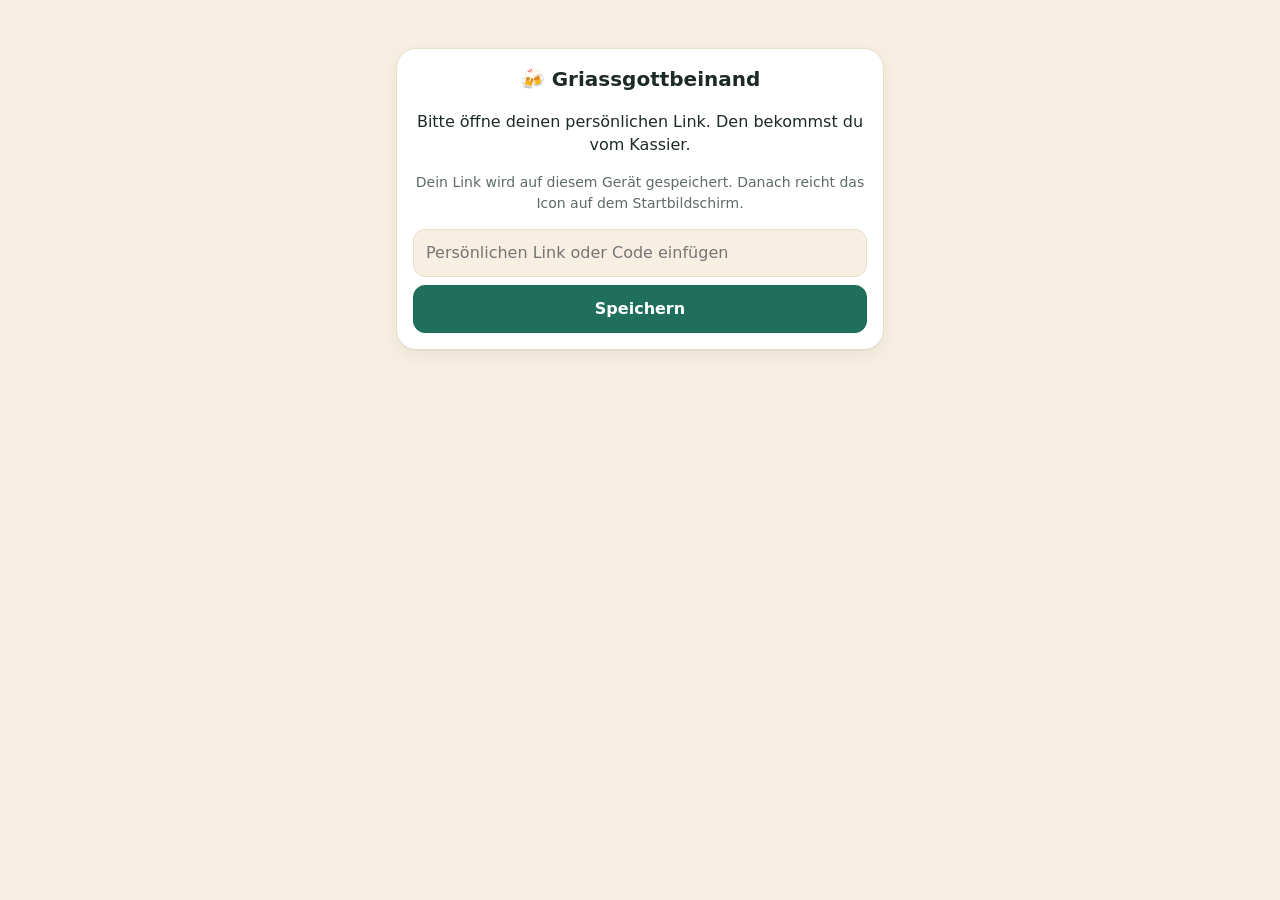
<file: index.html>
<!doctype html>
<html lang="de">
<head>
  <meta charset="utf-8">
  <meta name="viewport" content="width=device-width, initial-scale=1, viewport-fit=cover">
  <meta name="referrer" content="no-referrer">
  <meta name="robots" content="noindex, nofollow">
  <meta name="theme-color" content="#1f6f5c">
  <title>Griassgottbeinand</title>
  <link rel="manifest" href="manifest.webmanifest">
  <link rel="icon" href="icons/icon.svg" type="image/svg+xml">
  <link rel="apple-touch-icon" href="icons/apple-touch-icon.png">
  <meta name="apple-mobile-web-app-capable" content="yes">
  <meta name="mobile-web-app-capable" content="yes">
  <meta name="apple-mobile-web-app-title" content="Stammtisch">
  <link rel="stylesheet" href="styles.css">
</head>
<body>
  <main id="app" aria-live="polite">
    <p class="muted center pad">Lade ...</p>
  </main>
  <div id="toast" role="status" aria-live="assertive"></div>
  <script src="config.js"></script>
  <script src="common.js"></script>
  <script src="charts.js"></script>
  <script src="vorsitz.js"></script>
  <script src="paypal.js"></script>
  <script src="admin.js"></script>
  <script src="trend.js"></script>
  <script src="deckel.js"></script>
  <script src="trip.js"></script>
  <script src="satzung.js"></script>
  <script src="motions.js"></script>
  <script src="weather.js"></script>
  <script src="app.js"></script>
</body>
</html>
</file>
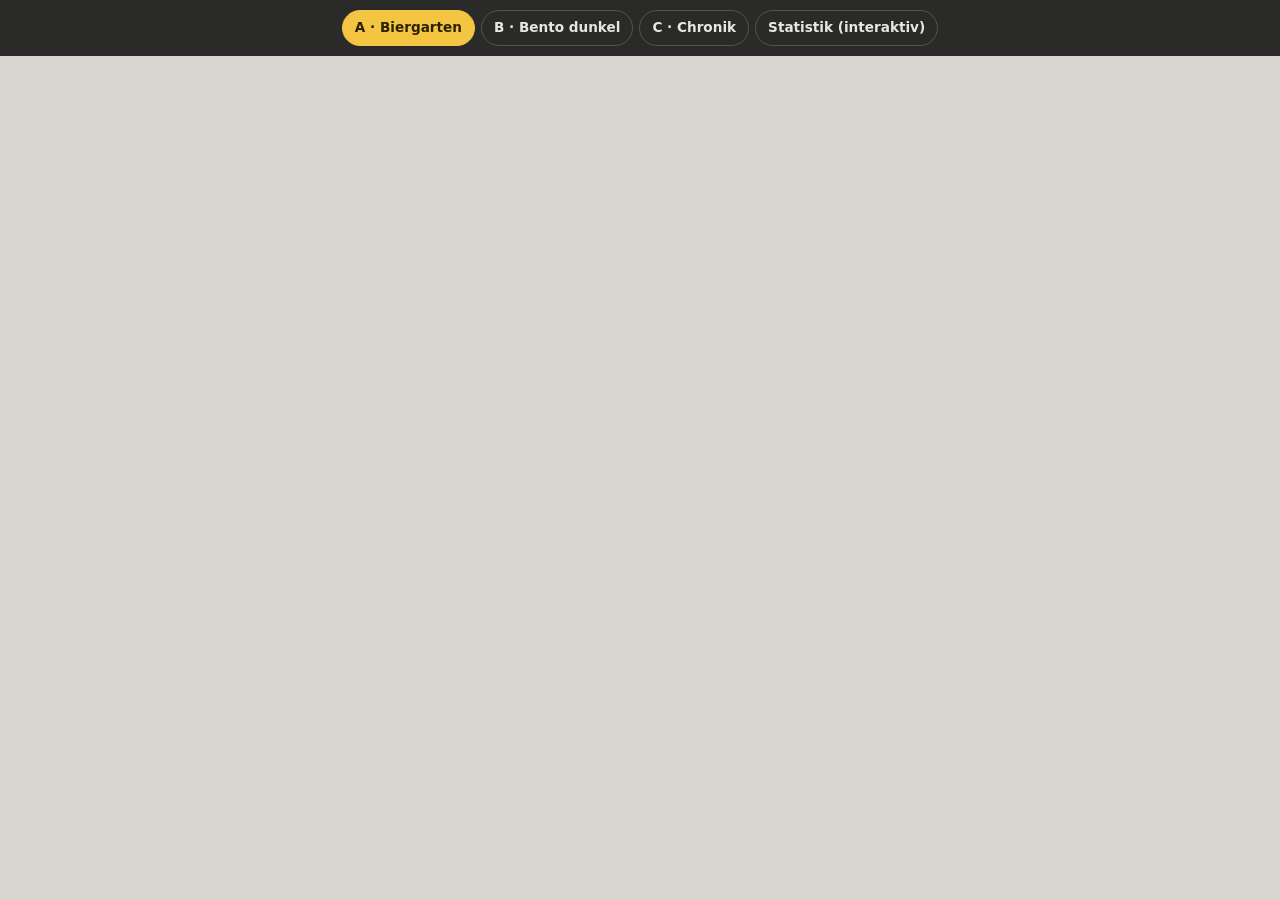
<file: docs/redesign-prototyp.html>
<!doctype html>
<html lang="de">
<head>
<meta charset="utf-8">
<meta name="viewport" content="width=device-width, initial-scale=1">
<title>Redesign-Vorschläge Griassgottbeinand</title>
<style>
  /* ===== Gemeinsame Basis ===== */
  * { box-sizing: border-box; }
  html, body { margin: 0; }
  body { font: 16px/1.45 system-ui, -apple-system, "Segoe UI", Roboto, sans-serif; background: #d9d6cf; color: #1b1b1b; -webkit-tap-highlight-color: transparent; }
  .selector { position: sticky; top: 0; z-index: 50; display: flex; gap: 6px; flex-wrap: wrap; justify-content: center; padding: 10px 8px; background: #2a2a28; }
  .selector button { font: inherit; font-size: .85rem; font-weight: 600; padding: 7px 12px; border-radius: 999px; border: 1px solid #55554f; background: transparent; color: #e8e6df; cursor: pointer; }
  .selector button[aria-pressed="true"] { background: #f4c542; color: #2a2200; border-color: #f4c542; }
  .stage { padding: 18px 8px 40px; }
  .phone { width: 100%; max-width: 390px; margin: 0 auto; border-radius: 28px; overflow: hidden; background: var(--bg); color: var(--ink); position: relative; box-shadow: 0 12px 40px rgba(0,0,0,.25); }
  .pad { padding: 16px; }
  button, input { font: inherit; }
  .muted { color: var(--muted); }
  .small { font-size: .8125rem; }
  h1, h2, h3, p { margin: 0; }
  svg text { font-family: inherit; }
  #tip { position: fixed; z-index: 100; pointer-events: none; padding: 8px 10px; border-radius: 10px; font-size: .8125rem; line-height: 1.35; background: var(--tipbg, #1b1b1b); color: var(--tipink, #fff); box-shadow: 0 6px 20px rgba(0,0,0,.3); max-width: 220px; opacity: 0; transition: opacity .1s; }
  #tip.on { opacity: 1; }
  #tip b { display: block; font-size: 1rem; }
  .key { display: inline-block; width: 14px; height: 3px; border-radius: 2px; margin-right: 6px; vertical-align: middle; }
  table.tv { width: 100%; border-collapse: collapse; font-size: .8125rem; margin-top: 10px; }
  table.tv th, table.tv td { text-align: left; padding: 4px 6px; border-bottom: 1px solid var(--line); }
  table.tv th { color: var(--muted); font-weight: 600; }

  /* ===== Themes (Farben geprüft: validate_palette.js) ===== */
  .t-light { --bg: #f6efe2; --card: #ffffff; --ink: #1d2a25; --muted: #66726c; --line: #e6dfd0; --brand: #1f6f5c; --accent: #f4c542; --accent-ink: #2a2200;
             --s1: #1f8a70; --s2: #e8a200; --s3: #e2573d; --s4: #6b5bd2; --wash: #d9e8e1; --seq-hi: #1f6f5c; --seq-lo: #e4efe9; --grid: #e6dfd0; --tipbg: #1d2a25; --tipink: #fff; }
  .t-dark  { --bg: #0f1a17; --card: #17261f; --ink: #ecf1ee; --muted: #9fb0a8; --line: #26382f; --brand: #3fae93; --accent: #f4c542; --accent-ink: #2a2200;
             --s1: #22a479; --s2: #b78a0b; --s3: #c65959; --s4: #7971d0; --wash: #213a31; --seq-hi: #3fae93; --seq-lo: #1d3128; --grid: #26382f; --tipbg: #ecf1ee; --tipink: #0f1a17; }
  .t-paper { --bg: #fbfaf7; --card: #fbfaf7; --ink: #111111; --muted: #6d6a63; --line: #d9d5cb; --brand: #111111; --accent: #e2573d; --accent-ink: #ffffff;
             --s1: #1f8a70; --s2: #e8a200; --s3: #e2573d; --s4: #6b5bd2; --wash: #e9e5da; --seq-hi: #111111; --seq-lo: #e9e5da; --grid: #d9d5cb; --tipbg: #111; --tipink: #fff; }

  /* ===== A: Biergarten ===== */
  .A .hero { margin: 0 16px; border-radius: 24px; padding: 20px; color: #fff; position: relative; overflow: hidden;
    background: #1f5c4a; }
  .A .hero::before { content: ""; position: absolute; inset: 0; opacity: .13;
    background: linear-gradient(45deg, #fff 25%, transparent 25%) 0 0/34px 34px, linear-gradient(-45deg, #fff 25%, transparent 25%) 0 0/34px 34px; mask-image: linear-gradient(180deg, transparent 20%, #000 100%); -webkit-mask-image: linear-gradient(180deg, transparent 20%, #000 100%); }
  .A .hero > * { position: relative; }
  .A .chip { display: inline-block; padding: 4px 10px; border-radius: 999px; font-size: .8rem; font-weight: 700; background: var(--accent); color: var(--accent-ink); }
  .A .date { font-size: 2.3rem; font-weight: 800; letter-spacing: -.02em; line-height: 1.05; margin: 10px 0 4px; }
  .A .cta { width: 100%; margin-top: 16px; padding: 14px; border-radius: 16px; border: 0; background: #fff; color: #1f5c4a; font-weight: 700; }
  .A .tiles { display: grid; grid-template-columns: 1fr 1fr; gap: 10px; margin: 12px 16px; }
  .A .tile { background: var(--card); border-radius: 20px; padding: 14px; box-shadow: 0 1px 0 var(--line), 0 6px 18px rgba(60,40,10,.06); }
  .A .tile.wide { grid-column: span 2; }
  .A .num { font-size: 1.9rem; font-weight: 800; letter-spacing: -.02em; line-height: 1.1; }
  .A .tabbar { position: sticky; bottom: 0; display: flex; justify-content: space-around; padding: 10px 6px 14px; margin-top: 8px; background: var(--card); border-top: 1px solid var(--line); }
  .A .tabbar span { display: flex; flex-direction: column; align-items: center; gap: 2px; font-size: .7rem; color: var(--muted); font-weight: 600; }
  .A .tabbar span.on { color: var(--brand); }
  .A .tabbar i { font-style: normal; font-size: 1.25rem; }

  /* ===== B: Bento dunkel ===== */
  .B .grid { display: grid; grid-template-columns: 1fr 1fr; gap: 10px; padding: 0 14px 14px; }
  .B .tile { background: var(--card); border: 1px solid var(--line); border-radius: 22px; padding: 14px; min-width: 0; }
  .B .tile.wide { grid-column: span 2; }
  .B .num { font-size: 2rem; font-weight: 800; letter-spacing: -.03em; line-height: 1.05; }
  .B .big { font-size: 4.2rem; font-weight: 800; letter-spacing: -.05em; line-height: .95; }
  .B .pill { display: inline-flex; align-items: center; gap: 6px; padding: 5px 10px; border-radius: 999px; font-size: .78rem; font-weight: 700; background: var(--wash); color: var(--ink); }
  .B .cta { margin-top: 12px; width: 100%; padding: 13px; border-radius: 14px; border: 0; background: var(--accent); color: var(--accent-ink); font-weight: 800; }
  .B .glow { background: radial-gradient(120% 90% at 100% 0%, rgba(63,174,147,.28), transparent 60%), var(--card); }

  /* ===== C: Chronik ===== */
  .C { letter-spacing: -.005em; }
  .C .rule { border: 0; border-top: 2px solid var(--ink); margin: 0; }
  .C .eyebrow { font-size: .72rem; font-weight: 800; letter-spacing: .14em; text-transform: uppercase; }
  .C .giant { font-size: 5.4rem; font-weight: 900; letter-spacing: -.06em; line-height: .86; }
  .C .row2 { display: flex; justify-content: space-between; align-items: baseline; padding: 12px 0; border-bottom: 1px solid var(--line); }
  .C .stat { font-size: 2.6rem; font-weight: 900; letter-spacing: -.05em; line-height: 1; }
  .C .cta { width: 100%; margin-top: 14px; padding: 14px; border: 2px solid var(--ink); border-radius: 0; background: transparent; color: var(--ink); font-weight: 800; letter-spacing: .06em; text-transform: uppercase; font-size: .85rem; }
  .C .cta.fill { background: var(--accent); border-color: var(--accent); color: var(--accent-ink); }

  /* ===== Statistik ===== */
  .S .top { display: flex; align-items: center; justify-content: space-between; padding: 16px 16px 6px; }
  .S h1 { font-size: 1.5rem; font-weight: 800; letter-spacing: -.02em; }
  .S .themebtn { border: 1px solid var(--line); background: var(--card); color: var(--ink); border-radius: 999px; padding: 6px 12px; font-weight: 600; font-size: .8rem; cursor: pointer; }
  .S .kpis { display: grid; grid-template-columns: repeat(3, 1fr); gap: 8px; padding: 6px 16px 4px; }
  .S .kpi { background: var(--card); border: 1px solid var(--line); border-radius: 16px; padding: 10px; min-width: 0; }
  .S .kpi .v { font-size: 1.45rem; font-weight: 800; letter-spacing: -.02em; line-height: 1.1; margin-top: 2px; }
  .S .kpi .d { font-size: .72rem; color: var(--muted); margin-top: 2px; line-height: 1.25; }
  .S .card { background: var(--card); border: 1px solid var(--line); border-radius: 20px; padding: 14px 14px 12px; margin: 10px 16px; }
  .S .card h2 { font-size: 1rem; font-weight: 800; letter-spacing: -.01em; }
  .S .card .sub { font-size: .8125rem; color: var(--muted); margin: 2px 0 8px; }
  .S .head { display: flex; align-items: flex-start; justify-content: space-between; gap: 8px; }
  .S .seg { display: inline-flex; border: 1px solid var(--line); border-radius: 999px; padding: 2px; flex: 0 0 auto; }
  .S .seg button { border: 0; background: transparent; color: var(--muted); font-weight: 700; font-size: .75rem; padding: 4px 10px; border-radius: 999px; cursor: pointer; }
  .S .seg button[aria-pressed="true"] { background: var(--brand); color: #fff; }
  .S .legend { display: flex; flex-wrap: wrap; gap: 4px 12px; font-size: .78rem; color: var(--muted); margin: 2px 0 4px; }
  .S .legend i { display: inline-block; width: 10px; height: 10px; border-radius: 3px; margin-right: 5px; vertical-align: -1px; }
  .S .tbl { background: transparent; border: 0; color: var(--muted); font-size: .75rem; text-decoration: underline; cursor: pointer; padding: 6px 0 0; }
  .S .fine { text-align: center; padding: 8px 20px 26px; font-size: .75rem; color: var(--muted); }
  .S [tabindex]:focus-visible { outline: 2px solid var(--accent); outline-offset: 1px; }
  .S .mark { transition: opacity .12s; }
  .S .hl { opacity: 1; } .S svg:has(.mark:hover) .mark:not(:hover) { opacity: .55; }
</style>
</head>
<body>
<div class="selector" role="tablist" aria-label="Entwürfe">
  <button data-v="A" aria-pressed="true">A · Biergarten</button>
  <button data-v="B" aria-pressed="false">B · Bento dunkel</button>
  <button data-v="C" aria-pressed="false">C · Chronik</button>
  <button data-v="S" aria-pressed="false">Statistik (interaktiv)</button>
</div>
<div class="stage"><div class="phone" id="phone"></div></div>
<div id="tip" role="tooltip"></div>

<script>
"use strict";
/* ===== Echte Daten aus deiner Datenbank (Stand 04.10.2026) ===== */
const D = {
  att: [{"a":10,"d":"2024-11-01","g":1},{"a":12,"d":"2024-12-06","g":1},{"a":8,"d":"2025-01-03","g":0},{"a":11,"d":"2025-02-07","g":1},{"a":8,"d":"2025-03-07","g":0},{"a":11,"d":"2025-04-04","g":0},{"a":7,"d":"2025-05-02","g":0},{"a":12,"d":"2025-06-06","g":0},{"a":9,"d":"2025-07-04","g":0},{"a":11,"d":"2025-08-01","g":0},{"a":9,"d":"2025-09-05","g":0},{"a":8,"d":"2025-10-03","g":0},{"a":12,"d":"2025-11-07","g":1},{"a":11,"d":"2025-12-05","g":0},{"a":7,"d":"2026-01-02","g":0},{"a":11,"d":"2026-02-06","g":0},{"a":12,"d":"2026-03-06","g":0},{"a":6,"d":"2026-04-03","g":0},{"a":6,"d":"2026-05-01","g":0},{"a":12,"d":"2026-06-05","g":0},{"a":11,"d":"2026-07-03","g":0},{"a":6,"d":"2026-08-07","g":1},{"a":7,"d":"2026-09-04","g":0},{"a":12,"d":"2026-10-02","g":1}],
  absent12: {Mitglied A:"011001001110",Mitglied B:"000000000100",Mitglied C:"000101100000",Mitglied D:"000010000000",Mitglied E:"001000100101",Mitglied F:"001000100010",Mitglied G:"001000100010",Mitglied H:"000001010100",Mitglied I:"000000000100",Mitglied J:"000101100100",Mitglied K:"001001000010",Mitglied L:"110001100010",Mitglied M:"001001101110"},
  dates12: ["2025-11-07","2025-12-05","2026-01-02","2026-02-06","2026-03-06","2026-04-03","2026-05-01","2026-06-05","2026-07-03","2026-08-07","2026-09-04","2026-10-02"],
  cash: {"2023-01":2007,"2023-02":2077,"2023-03":2097,"2023-04":2227,"2023-05":2277,"2023-06":2297,"2023-07":2637,"2023-08":3867,"2023-09":127,"2023-10":157,"2023-11":177,"2023-12":387,"2024-01":827,"2024-02":857,"2024-03":1277,"2024-04":1307,"2024-05":1327,"2024-06":1567,"2024-08":1657,"2024-09":2,"2024-11":32,"2024-12":42,"2025-01":782,"2025-02":802,"2025-03":832,"2025-04":852,"2025-05":952,"2025-06":962,"2025-07":1512,"2025-08":1602,"2025-09":1632,"2025-10":1752,"2025-11":1802,"2025-12":1952,"2026-01":377.5,"2026-02":411.5,"2026-03":421.5,"2026-04":511.5,"2026-05":561.5,"2026-06":611.5,"2026-08":741.5,"2026-09":771.5,"2026-10":791.5},
  inc: {2021:{Geburtstag:640,Abwesenheit:550,Sonderumlage:0,Gäste:0},2022:{Geburtstag:620,Abwesenheit:360,Sonderumlage:0,Gäste:50},2023:{Geburtstag:750,Abwesenheit:300,Sonderumlage:2400,Gäste:100},2024:{Geburtstag:710,Abwesenheit:260,Sonderumlage:0,Gäste:30},2025:{Geburtstag:730,Abwesenheit:390,Sonderumlage:650,Gäste:20},2026:{Geburtstag:680,Abwesenheit:450,Sonderumlage:744,Gäste:20}},
  yr: {2015:44,2016:29,2017:35,2018:35,2019:33,2020:27,2021:45,2022:36,2023:30,2024:26,2025:39,2026:40},
  chairs: [["Mitglied J","2025-04-04"],["Mitglied M","2025-08-01"],["Mitglied G","2025-10-03"],["Mitglied H","2026-02-06"],["Mitglied A","2026-03-06"],["Mitglied I","2026-04-03"],["Mitglied D","2026-05-01"],["Mitglied F","2026-06-05"],["Mitglied L","2026-07-03"],["Mitglied C","2026-08-07"],["Mitglied E","2026-09-04"],["Mitglied K","2026-10-02"]],
  today: "2026-10-04", next: "2026-11-06"
};
const TODAY = new Date(D.today + "T12:00:00");
const dd = (iso) => new Date(iso + "T12:00:00");
const fmt = (iso, o) => dd(iso).toLocaleDateString("de-DE", o);
const eur = (n, f = 0) => Number(n).toLocaleString("de-DE", { minimumFractionDigits: f, maximumFractionDigits: f }) + " €";
const days = (a, b) => Math.round((b - a) / 86400000);
const NS = "http://www.w3.org/2000/svg";
function S(tag, attrs, ...kids) { const e = document.createElementNS(NS, tag); for (const [k, v] of Object.entries(attrs || {})) if (v != null) e.setAttribute(k, v); for (const x of kids.flat()) if (x != null) e.append(x.nodeType ? x : document.createTextNode(x)); return e; }
function H(tag, attrs, ...kids) { const e = document.createElement(tag); for (const [k, v] of Object.entries(attrs || {})) { if (v == null || v === false) continue; if (k === "class") e.className = v; else if (k.startsWith("on")) e.addEventListener(k.slice(2), v); else e.setAttribute(k, v === true ? "" : v); } for (const x of kids.flat()) if (x != null && x !== false) e.append(x.nodeType ? x : document.createTextNode(String(x))); return e; }
const mean = (a) => a.reduce((s, x) => s + x, 0) / a.length;
const att12 = D.att.slice(-12).map((x) => x.a), attAll = D.att.map((x) => x.a);
const daysToNext = days(TODAY, dd(D.next));

/* ===== Tooltip (nur textContent, nie innerHTML) ===== */
const tip = document.getElementById("tip");
function showTip(ev, strong, lines) {
  tip.replaceChildren(H("b", {}, strong), ...lines.map((l) => H("span", {}, l, H("br"))));
  tip.classList.add("on");
  const r = tip.getBoundingClientRect(); const x = Math.min(window.innerWidth - r.width - 8, Math.max(8, ev.clientX - r.width / 2)); const y = ev.clientY - r.height - 14;
  tip.style.left = x + "px"; tip.style.top = (y < 8 ? ev.clientY + 18 : y) + "px";
}
const hideTip = () => tip.classList.remove("on");
function hit(el, strong, lines) { el.setAttribute("tabindex", "0"); el.setAttribute("role", "img"); el.setAttribute("aria-label", strong + ": " + lines.join(", ")); el.addEventListener("pointermove", (e) => showTip(e, strong, lines)); el.addEventListener("pointerleave", hideTip); el.addEventListener("pointerdown", (e) => showTip(e, strong, lines)); el.addEventListener("focus", () => { const r = el.getBoundingClientRect(); showTip({ clientX: r.x + r.width / 2, clientY: r.y }, strong, lines); }); el.addEventListener("blur", hideTip); }

/* ===== Diagramme (reines SVG, keine Bibliothek) ===== */
const W = 342;
function rrTop(x, y, w, h, r) { r = Math.min(r, w / 2, h); return `M${x},${y + h}V${y + r}Q${x},${y} ${x + r},${y}H${x + w - r}Q${x + w},${y} ${x + w},${y + r}V${y + h}Z`; }

function sparkline(vals, w, h, color) {
  const mn = Math.min(...vals), mx = Math.max(...vals), sx = (i) => 2 + i * (w - 4) / (vals.length - 1), sy = (v) => h - 3 - (v - mn) / (mx - mn || 1) * (h - 8);
  const d = vals.map((v, i) => (i ? "L" : "M") + sx(i).toFixed(1) + "," + sy(v).toFixed(1)).join("");
  return S("svg", { viewBox: `0 0 ${w} ${h}`, width: "100%", height: h, "aria-hidden": "true" },
    S("path", { d, fill: "none", stroke: color, "stroke-width": 2, "stroke-linecap": "round", "stroke-linejoin": "round" }),
    S("circle", { cx: sx(vals.length - 1), cy: sy(vals.at(-1)), r: 4, fill: color, stroke: "var(--card)", "stroke-width": 2 }));
}

function attendanceChart(n, mini) {
  const data = D.att.slice(-n), H_ = mini ? 92 : 190, pl = mini ? 4 : 26, pb = mini ? 4 : 20, pt = 16, pr = 4;
  const iw = (mini ? 300 : W) - pl - pr, band = iw / data.length, bw = Math.min(mini ? 8 : 14, band * 0.62), ymax = 14, sy = (v) => pt + (H_ - pt - pb) * (1 - v / ymax);
  const svg = S("svg", { viewBox: `0 0 ${mini ? 300 : W} ${H_}`, width: "100%", role: "group", "aria-label": "Anwesende pro Stammtisch" });
  if (!mini) [0, 5, 10].forEach((t) => { svg.append(S("line", { x1: pl, x2: pl + iw, y1: sy(t), y2: sy(t), stroke: "var(--grid)", "stroke-width": 1 }), S("text", { x: pl - 6, y: sy(t) + 4, "text-anchor": "end", "font-size": 10, fill: "var(--muted)" }, t)); });
  svg.append(S("line", { x1: pl, x2: pl + iw, y1: sy(13), y2: sy(13), stroke: "var(--grid)", "stroke-width": 1 }));
  if (!mini) svg.append(S("text", { x: pl + iw, y: sy(13) - 4, "text-anchor": "end", "font-size": 10, fill: "var(--muted)" }, "13 Mitglieder"));
  const mx = Math.max(...data.map((x) => x.a)), mn = Math.min(...data.map((x) => x.a));
  data.forEach((x, i) => {
    const cx = pl + band * i + band / 2, x0 = cx - bw / 2, hA = sy(0) - sy(x.a), hG = x.g ? (sy(0) - sy(x.g)) : 0;
    const g = S("g", { class: "mark" });
    g.append(S("path", { d: rrTop(x0, sy(x.a), bw, hA, x.g ? 0 : 4), fill: "var(--s1)" }));
    if (x.g) g.append(S("path", { d: rrTop(x0, sy(x.a + x.g), bw, Math.max(2, sy(x.a) - sy(x.a + x.g) - 2), 4), fill: "var(--s2)" }));
    g.append(S("rect", { x: cx - band / 2, y: 0, width: band, height: H_, fill: "transparent" }));
    if (!mini) {
      const absNames = x.d >= D.dates12[0] ? Object.entries(D.absent12).filter(([, s]) => s[D.dates12.indexOf(x.d)] === "1").map(([k]) => k) : null;
      hit(g, fmt(x.d, { weekday: "short", day: "numeric", month: "long", year: "numeric" }), [x.a + " Mitglieder da", x.g ? x.g + " Gast" : "kein Gast", absNames ? "Fehlten: " + absNames.join(", ") : (13 - x.a) + " fehlten"]);
      if (x.a === mx || x.a === mn) svg.append(S("text", { x: cx, y: sy(x.a + (x.g || 0)) - (x.g ? 8 : 5), "text-anchor": "middle", "font-size": 11, "font-weight": 700, fill: "var(--ink)" }, x.a));
      if (i % Math.ceil(data.length / 5) === 0 || i === data.length - 1) svg.append(S("text", { x: cx, y: H_ - 4, "text-anchor": "middle", "font-size": 10, fill: "var(--muted)" }, fmt(x.d, { month: "short", year: "2-digit" })));
    }
    svg.append(g);
  });
  return svg;
}

function heatmap() {
  const names = Object.keys(D.absent12).sort((a, b) => [...D.absent12[b]].filter((c) => c === "1").length - [...D.absent12[a]].filter((c) => c === "1").length || a.localeCompare(b, "de"));
  const pl = 62, pr = 28, top = 18, cell = (W - pl - pr) / 12, ch = 21, svg = S("svg", { viewBox: `0 0 ${W} ${top + names.length * ch + 4}`, width: "100%", role: "group", "aria-label": "Wer fehlte bei den letzten zwölf Stammtischen" });
  D.dates12.forEach((d, i) => svg.append(S("text", { x: pl + cell * i + cell / 2, y: 11, "text-anchor": "middle", "font-size": 10, fill: "var(--muted)" }, fmt(d, { month: "narrow" }))));
  names.forEach((nm, r) => {
    const s = D.absent12[nm], cnt = [...s].filter((c) => c === "1").length, y = top + r * ch;
    svg.append(S("text", { x: pl - 8, y: y + ch / 2 + 4, "text-anchor": "end", "font-size": 12, fill: "var(--ink)" }, nm), S("text", { x: W - 2, y: y + ch / 2 + 4, "text-anchor": "end", "font-size": 11, "font-weight": 700, fill: "var(--muted)" }, cnt + "×"));
    [...s].forEach((c, i) => {
      const rect = S("rect", { class: "mark", x: pl + cell * i + 1, y: y + 1, width: cell - 2, height: ch - 2, rx: 4, fill: c === "1" ? "var(--seq-hi)" : "var(--seq-lo)" });
      hit(rect, nm + " · " + fmt(D.dates12[i], { day: "numeric", month: "long", year: "numeric" }), [c === "1" ? "fehlte" : "war dabei"]); svg.append(rect);
    });
  });
  return svg;
}

function cashChart() {
  const keys = []; for (let y = 2023, m = 1; !(y === 2026 && m === 11); m++) { if (m > 12) { m = 1; y++; } keys.push(y + "-" + String(m).padStart(2, "0")); if (y === 2026 && m === 10) break; }
  let last = 0; const vals = keys.map((k) => { if (D.cash[k] != null) last = D.cash[k]; return last; });
  const H_ = 190, pl = 34, pr = 14, pt = 16, pb = 20, iw = W - pl - pr, sx = (i) => pl + i * iw / (keys.length - 1), sy = (v) => pt + (H_ - pt - pb) * (1 - v / 4000);
  const svg = S("svg", { viewBox: `0 0 ${W} ${H_}`, width: "100%", role: "group", "aria-label": "Kassenstand 2023 bis 2026" });
  [0, 2000, 4000].forEach((t) => svg.append(S("line", { x1: pl, x2: W - pr, y1: sy(t), y2: sy(t), stroke: "var(--grid)" }), S("text", { x: pl - 6, y: sy(t) + 4, "text-anchor": "end", "font-size": 10, fill: "var(--muted)" }, t ? (t / 1000) + " Tsd." : "0")));
  [0, 12, 24, 36].forEach((i) => svg.append(S("text", { x: sx(i), y: H_ - 4, "text-anchor": i === 0 ? "start" : "middle", "font-size": 10, fill: "var(--muted)" }, keys[i].slice(0, 4))));
  const line = vals.map((v, i) => (i ? "L" : "M") + sx(i).toFixed(1) + "," + sy(v).toFixed(1)).join("");
  svg.append(S("path", { d: line + `L${sx(vals.length - 1)},${sy(0)}L${sx(0)},${sy(0)}Z`, fill: "var(--s1)", opacity: 0.1 }), S("path", { d: line, fill: "none", stroke: "var(--s1)", "stroke-width": 2, "stroke-linejoin": "round", "stroke-linecap": "round" }));
  const notes = [["2023-08", "Kos-Umlage", -2, -10], ["2026-01", "Malta-Flüge", 4, 20]];
  notes.forEach(([k, label, dx, dy]) => { const i = keys.indexOf(k); svg.append(S("circle", { cx: sx(i), cy: sy(vals[i]), r: 4, fill: "var(--s3)", stroke: "var(--card)", "stroke-width": 2 }), S("text", { x: sx(i) + dx, y: sy(vals[i]) + dy, "text-anchor": i < 20 ? "start" : "end", "font-size": 10.5, "font-weight": 700, fill: "var(--ink)" }, label)); });
  const cross = S("line", { y1: pt, y2: sy(0), stroke: "var(--muted)", "stroke-width": 1, opacity: 0 }), dot = S("circle", { r: 4.5, fill: "var(--s1)", stroke: "var(--card)", "stroke-width": 2, opacity: 0 });
  svg.append(cross, dot, S("circle", { cx: sx(vals.length - 1), cy: sy(vals.at(-1)), r: 4, fill: "var(--s1)", stroke: "var(--card)", "stroke-width": 2 }), S("text", { x: sx(vals.length - 1) - 6, y: sy(vals.at(-1)) - 9, "text-anchor": "end", "font-size": 11, "font-weight": 700, fill: "var(--ink)" }, eur(vals.at(-1))));
  const ov = S("rect", { x: pl, y: 0, width: iw, height: H_, fill: "transparent", tabindex: 0, "aria-label": "Kassenstand je Monat" });
  const at = (ev) => { const r = svg.getBoundingClientRect(), px = (ev.clientX - r.left) * (W / r.width), i = Math.max(0, Math.min(keys.length - 1, Math.round((px - pl) / iw * (keys.length - 1)))); cross.setAttribute("x1", sx(i)); cross.setAttribute("x2", sx(i)); cross.setAttribute("opacity", 1); dot.setAttribute("cx", sx(i)); dot.setAttribute("cy", sy(vals[i])); dot.setAttribute("opacity", 1); showTip(ev, eur(vals[i], vals[i] % 1 ? 2 : 0), [fmt(keys[i] + "-01", { month: "long", year: "numeric" }), D.cash[keys[i]] == null ? "(Stand vom Vormonat)" : "PayPal-Saldo Monatsende"]); };
  ov.addEventListener("pointermove", at); ov.addEventListener("pointerdown", at); ov.addEventListener("pointerleave", () => { hideTip(); cross.setAttribute("opacity", 0); dot.setAttribute("opacity", 0); });
  svg.append(ov); return { svg, rows: keys.filter((_, i) => i % 3 === 0).map((k) => [fmt(k + "-01", { month: "short", year: "numeric" }), eur(D.cash[k] ?? vals[keys.indexOf(k)])]) };
}

const CATS = [["Geburtstag", "--s1"], ["Abwesenheit", "--s2"], ["Sonderumlage", "--s3"], ["Gäste", "--s4"]];
function incomeChart() {
  const years = Object.keys(D.inc), H_ = 200, pl = 34, pr = 6, pt = 20, pb = 20, iw = W - pl - pr, band = iw / years.length, bw = 24, sy = (v) => pt + (H_ - pt - pb) * (1 - v / 4000);
  const svg = S("svg", { viewBox: `0 0 ${W} ${H_}`, width: "100%", role: "group", "aria-label": "Einnahmen pro Jahr nach Art" });
  [0, 1000, 2000, 3000, 4000].forEach((t) => svg.append(S("line", { x1: pl, x2: W - pr, y1: sy(t), y2: sy(t), stroke: "var(--grid)" }), S("text", { x: pl - 6, y: sy(t) + 4, "text-anchor": "end", "font-size": 10, fill: "var(--muted)" }, t ? (t / 1000) + " Tsd." : "0")));
  years.forEach((y, i) => {
    let acc = 0; const cx = pl + band * i + band / 2, tot = Object.values(D.inc[y]).reduce((s, v) => s + v, 0), segs = CATS.filter(([c]) => D.inc[y][c] > 0);
    const g = S("g", { class: "mark" });
    segs.forEach(([c, v], k) => { const val = D.inc[y][c], y1 = sy(acc + val), y0 = sy(acc), isTop = k === segs.length - 1;
      g.append(S("path", { d: rrTop(cx - bw / 2, y1, bw, Math.max(1.5, y0 - y1 - (k > 0 ? 2 : 0)), isTop ? 4 : 0), fill: "var(" + v + ")" }));
      acc += val; });
    g.append(S("rect", { x: cx - band / 2, y: 0, width: band, height: H_, fill: "transparent" }));
    hit(g, y + " · " + eur(tot), CATS.filter(([c]) => D.inc[y][c] > 0).reverse().map(([c]) => c + ": " + eur(D.inc[y][c])));
    svg.append(g, S("text", { x: cx, y: sy(tot) - 6, "text-anchor": "middle", "font-size": 10.5, "font-weight": 700, fill: "var(--ink)" }, tot >= 1000 ? (tot / 1000).toLocaleString("de-DE", { maximumFractionDigits: 1 }) + " Tsd." : tot), S("text", { x: cx, y: H_ - 4, "text-anchor": "middle", "font-size": 10, fill: "var(--muted)" }, y));
  });
  return svg;
}

function chairChart() {
  const rows = D.chairs.map(([n, d]) => [n, d, days(dd(d), TODAY) / 30.44]).sort((a, b) => b[2] - a[2]).slice(0, 8);
  const rh = 26, pl = 64, pr = 52, svg = S("svg", { viewBox: `0 0 ${W} ${rows.length * rh + 4}`, width: "100%", role: "group", "aria-label": "Monate seit dem letzten Vorsitz" }), mx = 20;
  rows.forEach(([n, d, m], i) => {
    const y = i * rh + 2, w = (W - pl - pr) * m / mx, top = i === 0;
    const g = S("g", { class: "mark" });
    g.append(S("text", { x: pl - 8, y: y + 16, "text-anchor": "end", "font-size": 12, "font-weight": top ? 800 : 400, fill: "var(--ink)" }, n), S("path", { d: `M${pl},${y + 3}H${pl + w - 4}Q${pl + w},${y + 3} ${pl + w},${y + 7}V${y + 15}Q${pl + w},${y + 19} ${pl + w - 4},${y + 19}H${pl}Z`, fill: top ? "var(--accent)" : "var(--seq-hi)", opacity: top ? 1 : 0.35 }),
      S("text", { x: pl + w + 6, y: y + 16, "font-size": 11, "font-weight": 700, fill: "var(--ink)" }, Math.round(m) + " Mon."), S("rect", { x: 0, y, width: W, height: rh, fill: "transparent" }));
    if (top) g.append(S("text", { x: pl + 8, y: y + 15, "font-size": 10, "font-weight": 800, fill: "#2a2200" }, "Vorschlag"));
    hit(g, n, ["zuletzt " + fmt(d, { day: "numeric", month: "long", year: "numeric" }), "vor " + Math.round(m) + " Monaten"]); svg.append(g);
  });
  return svg;
}

function yearChart() {
  const ys = Object.keys(D.yr), H_ = 150, pl = 26, pr = 4, pt = 18, pb = 18, iw = W - pl - pr, band = iw / ys.length, bw = 18, sy = (v) => pt + (H_ - pt - pb) * (1 - v / 50);
  const svg = S("svg", { viewBox: `0 0 ${W} ${H_}`, width: "100%", role: "group", "aria-label": "Abwesenheiten pro Jahr" });
  [0, 25, 50].forEach((t) => svg.append(S("line", { x1: pl, x2: W - pr, y1: sy(t), y2: sy(t), stroke: "var(--grid)" }), S("text", { x: pl - 6, y: sy(t) + 4, "text-anchor": "end", "font-size": 10, fill: "var(--muted)" }, t)));
  ys.forEach((y, i) => { const v = D.yr[y], cx = pl + band * i + band / 2, cur = y === "2026", g = S("g", { class: "mark" });
    g.append(S("path", { d: rrTop(cx - bw / 2, sy(v), bw, sy(0) - sy(v), 4), fill: cur ? "var(--s1)" : "var(--seq-hi)", opacity: cur ? 1 : 0.32 }), S("rect", { x: cx - band / 2, y: 0, width: band, height: H_, fill: "transparent" }));
    hit(g, y + (cur ? " (bis Oktober)" : ""), [v + " Abwesenheiten"]); svg.append(g);
    if (cur || y === "2025" || y === "2021") svg.append(S("text", { x: cx, y: sy(v) - 5, "text-anchor": "middle", "font-size": 11, "font-weight": 700, fill: "var(--ink)" }, v));
    if (i % 2 === 0 || cur) svg.append(S("text", { x: cx, y: H_ - 3, "text-anchor": "middle", "font-size": 10, fill: "var(--muted)" }, "'" + y.slice(2)));
  });
  return svg;
}

/* ===== Karten mit Tabellen-Ansicht ===== */
function chartCard(title, sub, chart, tableRows, extra) {
  const wrap = H("div", {}), tbl = H("div", { hidden: true });
  if (tableRows) tbl.append(H("table", { class: "tv" }, H("tbody", {}, tableRows.map((r) => H("tr", {}, r.map((c, i) => H(i ? "td" : "th", {}, c)))))));
  const btn = H("button", { class: "tbl", "aria-expanded": "false", onclick: () => { const open = tbl.hidden; tbl.hidden = !open; btn.setAttribute("aria-expanded", String(open)); btn.textContent = open ? "Tabelle ausblenden" : "Als Tabelle anzeigen"; } }, "Als Tabelle anzeigen");
  wrap.append(chart); if (tableRows) wrap.append(btn, tbl);
  return H("section", { class: "card" }, H("div", { class: "head" }, H("div", {}, H("h2", {}, title), H("p", { class: "sub" }, sub)), extra || null), wrap);
}
const legend = () => H("div", { class: "legend" }, CATS.map(([c, v]) => H("span", {}, H("i", { style: `background:var(${v})` }), c)));

/* ===== Startseiten A, B, C ===== */
function startA() {
  const ph = H("div", { class: "A t-light" });
  ph.append(
    H("div", { class: "pad", style: "padding-bottom:10px" }, H("p", { class: "muted small" }, "Sonntag, 4. Oktober"), H("h1", { style: "font-size:1.5rem;font-weight:800;letter-spacing:-.02em" }, "Servus, Mitglied G 👋")),
    H("div", { class: "hero" }, H("span", { class: "chip" }, `in ${daysToNext} Tagen`), H("div", { class: "date" }, "Freitag,", H("br"), "6. November"), H("p", { style: "opacity:.85" }, "Vorsitz: ", H("b", {}, "Mitglied B"), " · Location noch offen"), H("button", { class: "cta" }, "Ich komme nicht")),
    H("div", { class: "tiles" },
      H("div", { class: "tile" }, H("p", { class: "muted small" }, "Ø Anwesende"), H("p", { class: "num" }, mean(att12).toLocaleString("de-DE", { maximumFractionDigits: 1 })), H("p", { class: "muted small" }, "von 13, letzte 12 Abende")),
      H("div", { class: "tile" }, H("p", { class: "muted small" }, "Kassenstand"), H("p", { class: "num" }, "841 €"), H("p", { class: "muted small" }, "inkl. 50 € offen")),
      H("div", { class: "tile wide" }, H("div", { style: "display:flex;justify-content:space-between;align-items:baseline" }, H("p", { style: "font-weight:700" }, "Wer war dabei?"), H("p", { class: "muted small" }, "letzte 24 Abende")), H("div", { style: "margin-top:6px" }, attendanceChart(24, true))),
      H("div", { class: "tile wide", style: "display:flex;justify-content:space-between;align-items:center" }, H("div", {}, H("p", { class: "muted small" }, "Dein Konto"), H("p", { style: "font-weight:800;font-size:1.2rem;color:var(--brand)" }, "Alles bezahlt ✓")), H("span", { style: "font-size:1.8rem" }, "🍺")),
    ),
    H("div", { class: "tabbar" }, [["🏠", "Start", 1], ["📊", "Statistik"], ["💶", "Konto"], ["📖", "Chronik"]].map(([i, l, on]) => H("span", { class: on ? "on" : "" }, H("i", {}, i), l))));
  return ph;
}
function startB() {
  const ph = H("div", { class: "B t-dark" });
  const ring = (() => { const r = 34, c = 2 * Math.PI * r, f = 1 - daysToNext / 35; return S("svg", { viewBox: "0 0 90 90", width: 84, "aria-hidden": "true" }, S("circle", { cx: 45, cy: 45, r, fill: "none", stroke: "var(--line)", "stroke-width": 9 }), S("circle", { cx: 45, cy: 45, r, fill: "none", stroke: "var(--accent)", "stroke-width": 9, "stroke-linecap": "round", "stroke-dasharray": `${c * f} ${c}`, transform: "rotate(-90 45 45)" })); })();
  ph.append(
    H("div", { style: "padding:18px 16px 12px;display:flex;justify-content:space-between;align-items:center" }, H("div", {}, H("p", { class: "muted small" }, "Griassgottbeinand"), H("h1", { style: "font-size:1.45rem;font-weight:800;letter-spacing:-.02em" }, "Servus, Mitglied G")), H("span", { class: "pill" }, "🔒 Admin")),
    H("div", { class: "grid" },
      H("div", { class: "tile wide glow" }, H("div", { style: "display:flex;justify-content:space-between;align-items:center;gap:10px" }, H("div", {}, H("p", { class: "muted small" }, "Nächster Stammtisch"), H("p", { class: "big" }, daysToNext), H("p", { style: "font-weight:700" }, "Tage · Fr, 6. November")), ring), H("div", { style: "display:flex;gap:6px;flex-wrap:wrap;margin-top:10px" }, H("span", { class: "pill" }, "👑 Vorsitz Mitglied B"), H("span", { class: "pill" }, "📍 Location offen")), H("button", { class: "cta" }, "Ich komme nicht")),
      H("div", { class: "tile" }, H("p", { class: "muted small" }, "Ø Anwesende"), H("p", { class: "num" }, mean(att12).toLocaleString("de-DE", { maximumFractionDigits: 1 })), sparkline(attAll, 120, 34, "var(--s1)")),
      H("div", { class: "tile" }, H("p", { class: "muted small" }, "Kassenstand"), H("p", { class: "num" }, "841 €"), sparkline(Object.values(D.cash).slice(-18), 120, 34, "var(--accent)")),
      H("div", { class: "tile wide" }, H("div", { style: "display:flex;justify-content:space-between" }, H("p", { style: "font-weight:700" }, "Wer war dabei?"), H("p", { class: "muted small" }, "24 Abende")), attendanceChart(24, true)),
      H("div", { class: "tile" }, H("p", { class: "muted small" }, "Abwesenheiten 2026"), H("p", { class: "num" }, "40"), H("p", { class: "muted small" }, "4,0 pro Abend")),
      H("div", { class: "tile" }, H("p", { class: "muted small" }, "Dein Konto"), H("p", { class: "num", style: "color:var(--brand)" }, "0 €"), H("p", { class: "muted small" }, "alles bezahlt ✓")),
    ));
  return ph;
}
function startC() {
  const ph = H("div", { class: "C t-paper pad", style: "padding:20px 18px 26px" });
  const strip = (() => { const g = H("div", { style: "display:flex;gap:3px;margin-top:8px" }); D.att.forEach((x) => g.append(H("span", { style: `flex:1;height:30px;border-radius:2px;background:var(--s1);opacity:${0.25 + 0.75 * (x.a - 6) / 6}`, title: fmt(x.d, { month: "short", year: "numeric" }) + ": " + x.a }))); return g; })();
  ph.append(
    H("div", { style: "display:flex;justify-content:space-between;align-items:baseline" }, H("span", { class: "eyebrow" }, "Griassgottbeinand"), H("span", { class: "eyebrow muted" }, "seit 2011")),
    H("hr", { class: "rule", style: "margin:8px 0 18px" }),
    H("p", { class: "eyebrow", style: "color:var(--accent)" }, `Nächster Stammtisch · in ${daysToNext} Tagen`),
    H("div", { style: "display:flex;align-items:flex-end;gap:12px;margin:6px 0 4px" }, H("span", { class: "giant" }, "06"), H("div", { style: "padding-bottom:6px" }, H("p", { style: "font-size:1.5rem;font-weight:900;letter-spacing:-.03em;line-height:1" }, "NOV"), H("p", { class: "muted small" }, "Freitag 2026"))),
    H("p", { style: "margin-top:6px" }, "Vorsitz ", H("b", {}, "Mitglied B"), " · Location offen"),
    H("button", { class: "cta fill" }, "Ich komme nicht"),
    H("hr", { class: "rule", style: "margin:22px 0 0" }),
    H("div", { class: "row2" }, H("span", { class: "eyebrow" }, "Ø Anwesende"), H("span", { class: "stat" }, mean(att12).toLocaleString("de-DE", { maximumFractionDigits: 1 }), H("span", { class: "muted", style: "font-size:1rem;font-weight:700;letter-spacing:0" }, " / 13"))),
    H("div", { class: "row2" }, H("span", { class: "eyebrow" }, "Abwesenheiten 2026"), H("span", { class: "stat" }, "40")),
    H("div", { class: "row2" }, H("span", { class: "eyebrow" }, "Kassenstand"), H("span", { class: "stat" }, "841 €")),
    H("p", { class: "eyebrow", style: "margin-top:20px" }, "Die letzten 24 Abende"), strip,
    H("div", { style: "display:flex;justify-content:space-between", class: "muted small" }, H("span", {}, "Nov 2024"), H("span", {}, "Okt 2026")),
    H("p", { class: "small", style: "margin-top:16px;font-weight:700" }, "Dein Konto: alles bezahlt ✓"));
  return ph;
}

/* ===== Statistik (Empfehlung: Bento-Struktur im warmen Look, hell und dunkel) ===== */
function statistik(dark) {
  const root = H("div", { class: "S " + (dark ? "t-dark" : "t-light") });
  const att = H("div", {}); let n = 24;
  const drawAtt = () => att.replaceChildren(attendanceChart(n, false));
  const seg = H("div", { class: "seg", role: "group", "aria-label": "Zeitraum" }, [[12, "12"], [24, "24"]].map(([v, l]) => H("button", { "aria-pressed": String(v === n), onclick: (e) => { n = v; seg.querySelectorAll("button").forEach((b) => b.setAttribute("aria-pressed", String(b === e.currentTarget))); drawAtt(); } }, l + " Abende")));
  drawAtt();
  const cash = cashChart();
  root.append(
    H("div", { class: "top" }, H("h1", {}, "Statistik"), H("button", { class: "themebtn", onclick: () => { stat = !stat; render(); } }, dark ? "☀️ Hell" : "🌙 Dunkel")),
    H("div", { class: "kpis" },
      H("div", { class: "kpi" }, H("p", { class: "muted small" }, "Ø Anwesende"), H("p", { class: "v" }, mean(attAll).toLocaleString("de-DE", { maximumFractionDigits: 1 })), sparkline(attAll, 80, 24, "var(--s1)"), H("p", { class: "d" }, "von 13, 24 Abende")),
      H("div", { class: "kpi" }, H("p", { class: "muted small" }, "Fehlen pro Abend"), H("p", { class: "v" }, "4,0"), H("p", { class: "d" }, "2026 · 2025: 3,3")),
      H("div", { class: "kpi" }, H("p", { class: "muted small" }, "Kassenstand"), H("p", { class: "v" }, "841 €"), H("p", { class: "d" }, "791 € PayPal + 50 € offen"))),
    H("section", { class: "card" }, H("div", { class: "head" }, H("div", {}, H("h2", {}, "Wer war dabei?"), H("p", { class: "sub" }, "Anwesende Mitglieder pro Stammtisch")), seg),
      H("div", { class: "legend" }, H("span", {}, H("i", { style: "background:var(--s1)" }), "Mitglieder"), H("span", {}, H("i", { style: "background:var(--s2)" }), "Gäste")), att,
      H("p", { class: "small muted", style: "margin-top:4px" }, "Tippe auf einen Balken: Datum, Gäste und wer gefehlt hat.")),
    chartCard("Wer fehlt wie oft?", "Die letzten 12 Abende, tippe auf ein Feld", heatmap(), null),
    chartCard("Kassenstand im Zeitverlauf", "PayPal-Saldo am Monatsende, Tippen und Wischen zeigt den Monat", cash.svg, cash.rows),
    H("section", { class: "card" }, H("div", { class: "head" }, H("div", {}, H("h2", {}, "Einnahmen pro Jahr"), H("p", { class: "sub" }, "Was die Kasse jeweils eingenommen hat"))), legend(), incomeChart(), H("p", { class: "small muted" }, "2023 dominiert die Sonderumlage für Kos (2.400 €).")),
    chartCard("Wer ist als Nächstes dran?", "Monate seit dem letzten Vorsitz, die Top 8", chairChart(), null),
    chartCard("Abwesenheiten pro Jahr", "Alle Einträge Abwesenheit, 2026 bis Oktober", yearChart(), null),
    H("p", { class: "fine" }, "Entwurf mit deinen echten Zahlen (Stand 04.10.2026). Anwesende = 13 minus Abwesenheiten, wie im alten Sheet.")
  );
  return root;
}

/* ===== Umschalten ===== */
let view = "A", stat = false;
function render() {
  const ph = document.getElementById("phone"); ph.replaceChildren(); hideTip();
  const el = view === "A" ? startA() : view === "B" ? startB() : view === "C" ? startC() : statistik(stat);
  ph.className = "phone " + (el.className.match(/t-\w+/) || [""])[0]; ph.append(el);
  document.querySelectorAll(".selector button").forEach((b) => b.setAttribute("aria-pressed", String(b.dataset.v === view)));
  const m = el.className.match(/t-\w+/); document.body.style.background = view === "B" || (view === "S" && stat) ? "#0b1210" : "#d9d6cf";
  const t = getComputedStyle(ph); document.getElementById("tip").style.setProperty("--tipbg", t.getPropertyValue("--tipbg")); document.getElementById("tip").style.setProperty("--tipink", t.getPropertyValue("--tipink"));
}
document.querySelectorAll(".selector button").forEach((b) => b.addEventListener("click", () => { view = b.dataset.v; render(); window.scrollTo(0, 0); }));
const q = new URLSearchParams(location.search); if (q.get("v")) view = q.get("v"); if (q.get("dark")) stat = true;
render();
</script>
</body>
</html>
</file>
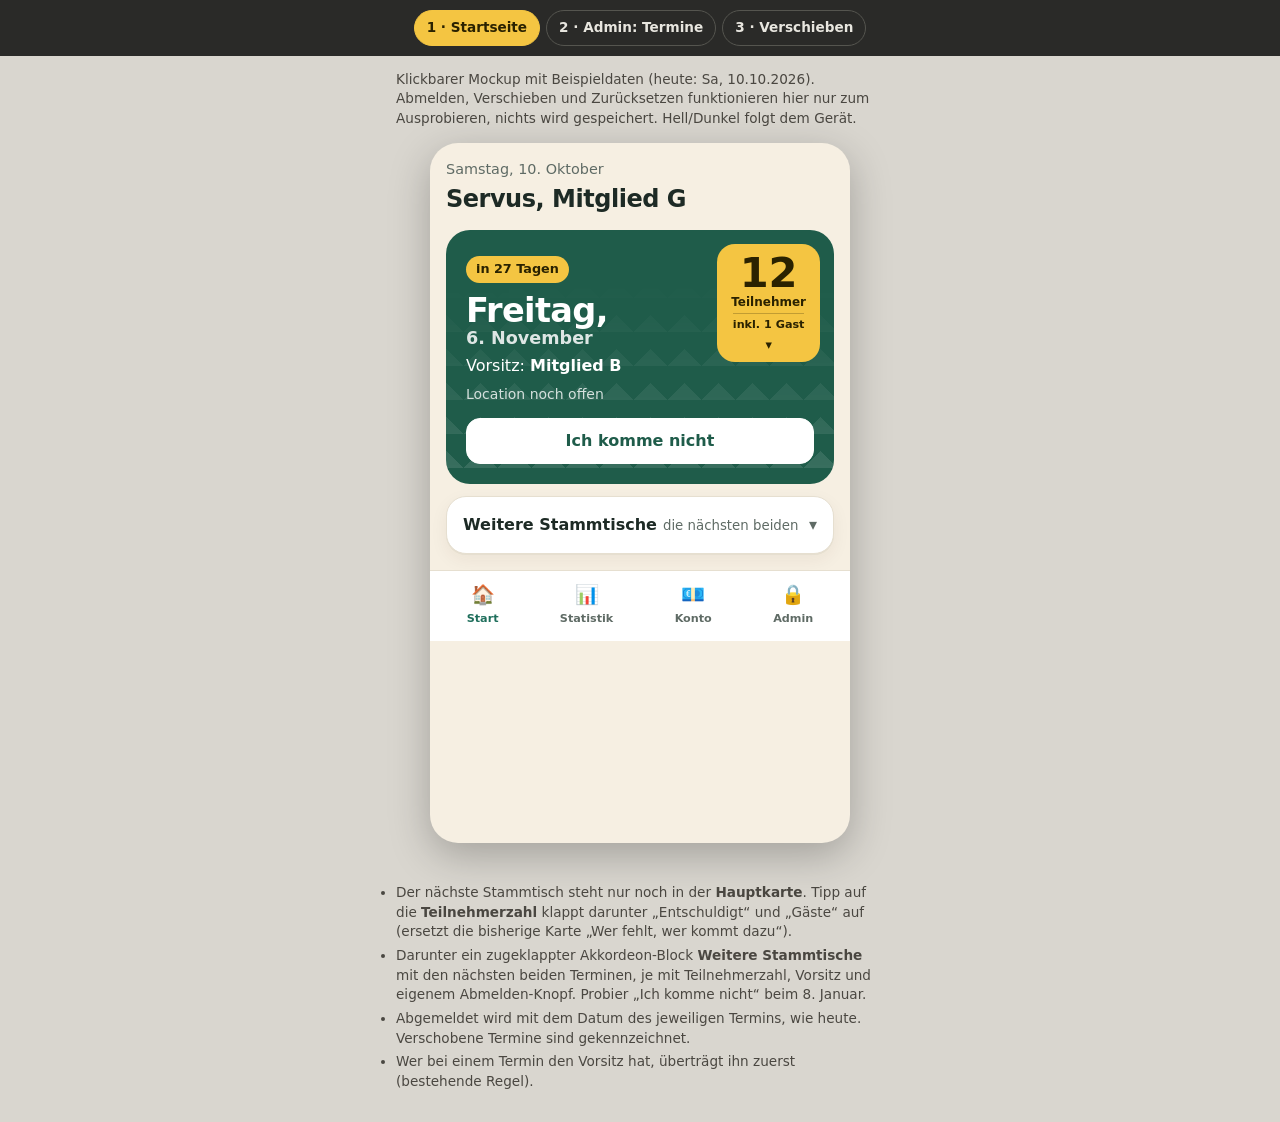
<file: docs/termine-mockup.html>
<!doctype html>
<html lang="de">
<head>
<meta charset="utf-8">
<meta name="viewport" content="width=device-width, initial-scale=1">
<title>Mockup: Termine verwalten und vorab abmelden</title>
<style>/* Kopie der App-Styles (styles.css), damit der Mockup allein lauffähig ist */
/* Farben und Formen für die Mitglieder-App. Hell und Dunkel folgen dem Gerät. */
:root {
  --bg: #f6efe2; --card: #ffffff; --ink: #1d2a25; --muted: #5f6b65; --line: #e6dfd0;
  --brand: #1f6f5c; --brand-ink: #ffffff; --accent: #f4c542; --warn: #b4452f; --ok: #2c7a4b;
  --hero: #1f5c4a; --wash: #d9e8e1;
  --radius: 20px; --shadow: 0 1px 0 var(--line), 0 6px 18px rgba(60, 40, 10, .06);
  --tabbar-h: 64px;
  --s1: #1f8a70; --s2: #e8a200; --s3: #e2573d; --s4: #6b5bd2; --grid: #e6dfd0; --seq-hi: #1f6f5c; --seq-lo: #e4efe9; --seq-ink: #ffffff;
}
@media (prefers-color-scheme: dark) {
  :root { --bg: #0f1a17; --card: #17261f; --ink: #ecf1ee; --muted: #9fb0a8; --line: #26382f; --brand: #3fae93; --brand-ink: #06231b; --warn: #ff8a73; --ok: #6fcf97; --hero: #1f5c4a; --wash: #213a31; --shadow: none; --s1: #22a479; --s2: #b78a0b; --s3: #c65959; --s4: #7971d0; --grid: #26382f; --seq-hi: #3fae93; --seq-lo: #1d3128; --seq-ink: #06231b; }
}
* { box-sizing: border-box; }
html { -webkit-text-size-adjust: 100%; }
body { margin: 0; background: var(--bg); color: var(--ink); font: 16px/1.45 system-ui, -apple-system, "Segoe UI", Roboto, sans-serif; -webkit-tap-highlight-color: transparent; }
#app { max-width: 520px; margin: 0 auto; padding: max(16px, env(safe-area-inset-top)) 16px max(32px, env(safe-area-inset-bottom)); }
h1 { font-size: 1.5rem; font-weight: 800; letter-spacing: -.02em; margin: 2px 0 14px; }
h2 { font-size: .8rem; margin: 0 0 10px; text-transform: uppercase; letter-spacing: .06em; color: var(--muted); font-weight: 700; }
.hello { color: var(--muted); margin: 0; font-size: .9rem; }
.card { background: var(--card); border: 1px solid var(--line); border-radius: var(--radius); padding: 16px; margin: 0 0 12px; box-shadow: var(--shadow); }
.big { font-size: 1.25rem; font-weight: 700; margin: 0 0 4px; }
.muted { color: var(--muted); }
.small { font-size: .875rem; }
.center { text-align: center; }
.pad { padding: 32px 0; }
.row { display: flex; align-items: center; justify-content: space-between; gap: 12px; padding: 8px 0; border-bottom: 1px solid var(--line); }
.row:last-child { border-bottom: 0; }
.stack > * + * { margin-top: 10px; }
.chips { display: flex; flex-wrap: wrap; gap: 6px; margin: 0; padding: 0; list-style: none; }
.chip { background: color-mix(in srgb, var(--brand) 14%, transparent); border-radius: 999px; padding: 3px 10px; font-size: .875rem; }
.chip.warn { background: color-mix(in srgb, var(--warn) 18%, transparent); color: var(--warn); font-weight: 600; }
button, .btn { font: inherit; font-weight: 600; min-height: 48px; padding: 10px 16px; border-radius: 12px; border: 1px solid var(--line); background: var(--card); color: var(--ink); cursor: pointer; text-decoration: none; display: inline-flex; align-items: center; justify-content: center; }
button.primary, .btn.primary { background: var(--brand); border-color: var(--brand); color: var(--brand-ink); }
button.paypal, .btn.paypal { background: var(--accent); border-color: var(--accent); color: #2a2200; }
button.link { min-height: 0; padding: 4px 8px; border: 0; background: transparent; color: var(--brand); font-weight: 600; }
button.full, .btn.full { width: 100%; }
button:disabled { opacity: .55; cursor: not-allowed; }
button:focus-visible, input:focus-visible, select:focus-visible, summary:focus-visible, a:focus-visible { outline: 3px solid var(--accent); outline-offset: 2px; }
input, select, textarea { font: inherit; width: 100%; min-height: 48px; padding: 10px 12px; border-radius: 12px; border: 1px solid var(--line); background: var(--bg); color: var(--ink); }
label { display: block; font-size: .875rem; color: var(--muted); margin: 0 0 4px; }
.inline { display: flex; gap: 8px; }
.inline > input { flex: 1; }
a { color: var(--brand); }
details > summary { cursor: pointer; font-weight: 600; min-height: 32px; }
.notice { border-left: 4px solid var(--accent); padding: 8px 12px; background: color-mix(in srgb, var(--accent) 16%, transparent); border-radius: 8px; font-size: .9rem; }
.total { font-size: 1.6rem; font-weight: 800; }
.total.zero { color: var(--ok); }
#toast { position: fixed; left: 50%; bottom: max(20px, env(safe-area-inset-bottom)); transform: translate(-50%, 20px); max-width: min(92vw, 480px); padding: 12px 16px; border-radius: 12px; background: #23302b; color: #fff; opacity: 0; pointer-events: none; transition: opacity .2s, transform .2s; z-index: 10; }
#toast.show { opacity: 1; transform: translate(-50%, 0); }
#toast.err { background: #8c2f1d; }
@media (prefers-reduced-motion: reduce) { #toast { transition: none; } }
.bar { display: block; height: 4px; margin-top: 4px; border-radius: 2px; background: var(--brand); opacity: .55; }
.rate { font-weight: 700; white-space: nowrap; color: var(--brand); }
.stars { color: var(--accent); letter-spacing: 1px; }
details.loc > summary { list-style: none; min-height: 40px; }
details.loc > summary::-webkit-details-marker { display: none; }
details.loc { border-bottom: 1px solid var(--line); }
details.loc > summary { font-weight: 400; }

/* ---------- iOS Safari: Datumsfelder ignorieren sonst Breite und Höhe ---------- */
input[type="date"] {
  -webkit-appearance: none;
  appearance: none;
  display: block;
  box-sizing: border-box;
  width: 100%;
  max-width: 100%;
  min-width: 0;
  height: 48px;
  line-height: 1.2;
  text-align: left;
}
input[type="date"]::-webkit-date-and-time-value { text-align: left; margin: 0; min-height: 1.2em; }
.inline > input[type="date"] { flex: 1 1 0; width: auto; }

/* ---------- Vorsitz: Auswahl mit Vorschlag ---------- */
.picklist { display: flex; flex-direction: column; gap: 6px; max-height: 340px; overflow-y: auto; }
.pick { display: flex; align-items: center; gap: 10px; margin: 0; padding: 8px 10px; border: 1px solid var(--line); border-radius: 12px; color: var(--ink); cursor: pointer; font-size: 1rem; }
.pick:has(input:checked) { border-color: var(--brand); background: color-mix(in srgb, var(--brand) 10%, transparent); }
.pick input[type="radio"] { width: 22px; min-height: 22px; height: 22px; margin: 0; flex: 0 0 22px; accent-color: var(--brand); }
.pickbody { display: flex; flex-direction: column; min-width: 0; }

/* ---------- Redesign: Startseite mit Hauptkarte und Kacheln ---------- */
#app.tabs { padding-bottom: calc(var(--tabbar-h) + max(24px, env(safe-area-inset-bottom))); }
.hero { position: relative; overflow: hidden; margin: 0 0 12px; padding: 20px; border-radius: 24px; background: var(--hero); color: #fff; }
.hero::before { content: ""; position: absolute; inset: 0; opacity: .12; pointer-events: none;
  background: linear-gradient(45deg, #fff 25%, transparent 25%) 0 0 / 34px 34px, linear-gradient(-45deg, #fff 25%, transparent 25%) 0 0 / 34px 34px;
  -webkit-mask-image: linear-gradient(180deg, transparent 20%, #000 100%); mask-image: linear-gradient(180deg, transparent 20%, #000 100%); }
.hero > * { position: relative; margin: 0; }
.hero > * + * { margin-top: 6px; }
.hero a { color: #fff; }
.hero .muted { color: rgba(255, 255, 255, .8); }
.hero .when { display: inline-block; padding: 4px 10px; border-radius: 999px; font-size: .8rem; font-weight: 700; background: var(--accent); color: #2a2200; }
.hero > .headcount { position: absolute; top: 14px; right: 14px; margin: 0; min-width: 84px; padding: 8px 14px; border-radius: 18px; background: var(--accent); color: #2a2200; text-align: center; display: flex; flex-direction: column; line-height: 1.1; }
.hero .headcount strong { font-size: 2.6rem; font-weight: 800; line-height: 1; }
.hero .headcount span { font-size: .75rem; font-weight: 700; }
.hero .headcount small { font-size: .7rem; font-weight: 600; margin-top: 2px; padding-top: 3px; border-top: 1px solid rgba(42, 34, 0, .25); }
.hero .date { font-size: 2.1rem; font-weight: 800; letter-spacing: -.02em; line-height: 1.08; margin-top: 10px; }
.hero .date small { display: block; font-size: 1.1rem; font-weight: 600; letter-spacing: 0; opacity: .85; }
.tiles { display: grid; grid-template-columns: 1fr 1fr; gap: 10px; margin: 0 0 12px; }
.tile { background: var(--card); border: 1px solid var(--line); border-radius: var(--radius); padding: 14px; min-width: 0; box-shadow: var(--shadow); }
.tile.wide { grid-column: span 2; }
.tile p { margin: 0; }
.tile .label { color: var(--muted); font-size: .8125rem; }
.tile .num { font-size: 1.75rem; font-weight: 800; letter-spacing: -.02em; line-height: 1.15; overflow-wrap: anywhere; }
.tile .num.zero { color: var(--ok); }
.tile .num.text { font-size: 1.2rem; }
.tile .btn { margin-top: 10px; }
.tile.tap { cursor: pointer; text-align: left; font-weight: 400; min-height: 0; display: block; }
.tabbar { position: fixed; left: 0; right: 0; bottom: 0; z-index: 8; background: var(--card); border-top: 1px solid var(--line); padding: 0 max(8px, env(safe-area-inset-right)) env(safe-area-inset-bottom) max(8px, env(safe-area-inset-left)); }
.tabbar-in { max-width: 520px; margin: 0 auto; display: flex; justify-content: space-around; }
.tabbar button, .tabbar a { display: flex; align-items: center; justify-content: center; text-decoration: none; flex: 1 1 0; min-height: var(--tabbar-h); flex-direction: column; gap: 3px; border: 0; border-radius: 0; background: transparent; color: var(--muted); font-size: .72rem; font-weight: 600; padding: 8px 4px; }
.tabbar button[aria-current="page"] { color: var(--brand); }
.tabbar svg { width: 24px; height: 24px; fill: none; stroke: currentColor; stroke-width: 1.8; stroke-linecap: round; stroke-linejoin: round; }
body:has(.tabbar) #toast { bottom: calc(var(--tabbar-h) + max(20px, env(safe-area-inset-bottom))); }

/* ---------- Statistik: Diagramme (Farben in Hell und Dunkel geprüft, siehe docs/REDESIGN-KONZEPT.md) ---------- */
.kpis { display: grid; grid-template-columns: repeat(3, 1fr); gap: 8px; margin: 0 0 12px; }
.kpi { background: var(--card); border: 1px solid var(--line); border-radius: 16px; padding: 10px; min-width: 0; box-shadow: var(--shadow); }
.kpi p { margin: 0; }
.kpi .label { color: var(--muted); font-size: .75rem; line-height: 1.25; }
.kpi .v { white-space: nowrap; font-size: 1.15rem; font-weight: 800; letter-spacing: -.02em; line-height: 1.2; margin: 2px 0; }
.chartcard h3 { margin: 0; font-size: 1rem; font-weight: 800; letter-spacing: -.01em; }
.chartcard .head { margin-bottom: 8px; }
.chartcard .ctl { margin: 0 0 8px; }
.seg { display: inline-flex; flex: 0 0 auto; border: 1px solid var(--line); border-radius: 999px; padding: 2px; }
.seg button { min-height: 32px; padding: 2px 10px; border: 0; border-radius: 999px; background: transparent; color: var(--muted); font-size: .75rem; font-weight: 700; }
.seg button[aria-pressed="true"] { background: var(--brand); color: var(--brand-ink); }
.legend { display: flex; flex-wrap: wrap; gap: 4px 12px; font-size: .8125rem; color: var(--muted); margin: 0 0 4px; }
.legend i { display: inline-block; width: 10px; height: 10px; border-radius: 3px; margin-right: 5px; vertical-align: -1px; }
.ch { display: block; overflow: visible; touch-action: pan-y; }
.ch .t { font-size: 10px; }
.ch .t.strong { font-weight: 700; font-size: 11px; }
.ch .t.muted { fill: var(--muted); }
.ch .t.ink { fill: var(--ink); }
.ch .t.name, .ch .t.name.strong { font-size: 11px; }
.ch .t.dark { fill: #2a2200; }
.ch .t.onseq { fill: var(--seq-ink); }
.ch .t.small9 { font-size: 9px; }
.ch .grid { stroke: var(--grid); stroke-width: 1; }
.ch .line { fill: none; stroke-width: 2; stroke-linejoin: round; stroke-linecap: round; }
.ch .dot { stroke: var(--card); stroke-width: 2; }
.ch .cross { stroke: var(--muted); stroke-width: 1; }
.ch .hit { fill: transparent; outline: none; }
.ch .hit:hover, .ch .hit:focus { fill: color-mix(in srgb, var(--ink) 8%, transparent); }
.ch .hit:focus-visible { stroke: var(--accent); stroke-width: 2; }
button.linkbtn { min-height: 36px; padding: 4px 0; border: 0; background: transparent; color: var(--muted); font-size: .8125rem; font-weight: 600; text-decoration: underline; }
.tvwrap { max-height: 260px; overflow: auto; margin-top: 6px; }
table.tv { width: 100%; border-collapse: collapse; font-size: .8125rem; }
table.tv th, table.tv td { text-align: left; padding: 5px 6px; border-bottom: 1px solid var(--line); font-weight: 400; }
table.tv thead th { color: var(--muted); font-weight: 600; position: sticky; top: 0; background: var(--card); }
#charttip { position: fixed; z-index: 20; pointer-events: none; max-width: 230px; padding: 8px 10px; border-radius: 10px; font-size: .8125rem; line-height: 1.35; background: var(--ink); color: var(--bg); box-shadow: 0 6px 20px rgba(0, 0, 0, .3); opacity: 0; transition: opacity .1s; }
#charttip.on { opacity: 1; }
#charttip strong { display: block; font-size: .9375rem; }
@media (prefers-reduced-motion: reduce) { #charttip { transition: none; } }
.tile .unit { font-size: 1rem; font-weight: 600; color: var(--muted); letter-spacing: 0; }
.tile .sep { border-top: 1px solid var(--line); margin-top: 10px; padding-top: 10px; }
.tile .trend { display: flex; align-items: center; gap: 12px; }
.tile .bubble { display: inline-flex; align-items: center; justify-content: center; flex: 0 0 44px; width: 44px; height: 44px; border-radius: 50%; background: var(--wash); color: var(--ink); }
.tile .arrow { width: 26px; height: 26px; fill: none; stroke: currentColor; stroke-width: 2.4; stroke-linecap: round; stroke-linejoin: round; }
.tile .arrow.a-up { transform: rotate(-35deg); }
.tile .arrow.a-down { transform: rotate(35deg); }

/* ---------- Aktionen direkt in der Hauptkarte ---------- */
.hero .badges { display: flex; flex-wrap: wrap; gap: 6px; }
.hero .state { display: inline-block; padding: 4px 10px; border-radius: 999px; font-size: .8rem; font-weight: 700; background: rgba(255, 255, 255, .2); color: #fff; }
.hero .locLinks { display: flex; flex-wrap: wrap; gap: 8px; margin-top: 10px; }
.hero .locLinks .hbtn { min-height: 40px; padding: 6px 12px; font-size: .9rem; }
.rateRow { display: flex; align-items: center; justify-content: space-between; gap: 8px; }
.starset { display: inline-flex; gap: 2px; }
.starbtn { min-height: 40px; min-width: 40px; padding: 0; border: 0; background: transparent; font-size: 1.5rem; line-height: 1; color: var(--accent); }
.hero .actions { display: flex; flex-wrap: wrap; gap: 8px; margin-top: 16px; }
.hero .hbtn { flex: 1 1 auto; min-height: 46px; border-radius: 14px; border: 1px solid rgba(255, 255, 255, .6); background: transparent; color: #fff; padding: 8px 14px; }
.hero .hbtn.main { background: #fff; border-color: #fff; color: #1f5c4a; }
.hero .hbtn[aria-expanded="true"] { background: rgba(255, 255, 255, .22); }
.hero .hbtn:focus-visible { outline-color: var(--accent); }
.hero .panel { margin-top: 12px; padding: 14px; border-radius: 16px; background: var(--card); color: var(--ink); }
.hero .panel .muted { color: var(--muted); }
.hero .panel a { color: var(--brand); }

/* Bierdeckel: schwebender Knopf unten rechts und Overlay */
.dk-fab { --filz: #f3e6c8; --filz-line: #b8975a; --filz-ink: #3a2a14; position: fixed; right: max(16px, env(safe-area-inset-right)); bottom: calc(var(--tabbar-h) + 16px + env(safe-area-inset-bottom)); z-index: 7; width: 64px; height: 64px; min-height: 0; padding: 0; border-radius: 50%; background: transparent; border: 0; color: #3a2a14; box-shadow: 0 4px 14px rgba(0, 0, 0, .28); }
.dk-fab[hidden], .dk-back[hidden], .dk-badge[hidden] { display: none; }
.dk-ico, .dk-ico > svg { display: block; width: 100%; height: 100%; }
.dk-filz { fill: var(--filz, #f3e6c8); stroke: var(--filz-line, #b8975a); stroke-width: 2; }
.dk-ring { fill: none; stroke: var(--filz-line, #b8975a); stroke-width: 1; stroke-dasharray: 2 3; }
.dk-str { fill: none; stroke: var(--filz-ink, #3a2a14); stroke-width: 3.4; stroke-linecap: round; }
.dk-plus { position: absolute; right: -4px; bottom: -4px; width: 26px; height: 26px; border-radius: 50%; background: var(--accent); box-shadow: 0 1px 4px rgba(0, 0, 0, .3); display: grid; place-items: center; }
.dk-plus svg { width: 14px; height: 14px; fill: none; stroke: #2a2200; stroke-width: 2.4; stroke-linecap: round; }
.dk-medal { position: absolute; left: 50%; top: -38px; width: 76px; height: 76px; transform: translateX(-50%); --filz: #f3e6c8; --filz-line: #b8975a; color: #3a2a14; }
.dk-medal svg { display: block; width: 100%; height: 100%; }
.dk-medal .dk-in { fill: #f3e6c8; }
.dk-medal text { fill: #3a2a14; }
.dk-tally { display: inline-block; margin-left: 8px; vertical-align: -3px; color: var(--muted); }
.dk-badge { position: absolute; top: -4px; right: -4px; min-width: 22px; height: 22px; padding: 0 6px; border-radius: 11px; background: var(--brand); color: var(--brand-ink); font-size: .75rem; font-weight: 700; line-height: 22px; text-align: center; }
.dk-back { position: fixed; inset: 0; z-index: 9; background: rgba(0, 0, 0, .45); display: flex; align-items: flex-end; justify-content: center; }
.dk-sheet { width: 100%; max-width: 520px; max-height: 90vh; max-height: 90dvh; display: flex; flex-direction: column; background: var(--bg); border-radius: var(--radius) var(--radius) 0 0; box-shadow: 0 -6px 24px rgba(0, 0, 0, .25); }
.dk-sheet { position: relative; }
.dk-head { display: flex; align-items: center; justify-content: flex-end; min-height: 52px; padding: 12px 16px; border-bottom: 1px solid var(--line); }
.dk-body { overflow-y: auto; overscroll-behavior: contain; padding: 16px 16px max(24px, env(safe-area-inset-bottom)); }
.dk-body .card:last-child { margin-bottom: 0; }
@media (prefers-reduced-motion: no-preference) { .dk-sheet { animation: dk-up .18s ease-out; } @keyframes dk-up { from { transform: translateY(24px); opacity: 0; } } }
.dk-body .chip { min-height: 40px; padding: 6px 12px; }
.dk-sticky { position: sticky; bottom: 0; margin: 12px -16px 0; padding: 10px 16px 12px; background: var(--card); border-top: 1px solid var(--line); }

/* Stammtischausflug */
.trip-banner { display: flex; align-items: center; gap: 12px; width: 100%; margin: 0 0 12px; padding: 14px 16px; border: 0; border-radius: 20px; background: var(--accent); color: #2a2200; text-align: left; font: inherit; cursor: pointer; }
.trip-banner .trip-emoji { font-size: 1.8rem; line-height: 1; }
.trip-banner .trip-text { flex: 1; display: flex; flex-direction: column; gap: 2px; }
.trip-banner .trip-text strong { font-size: 1.05rem; }
.trip-banner .trip-text { min-width: 0; }
.trip-banner .trip-text strong, .trip-banner .trip-text span { overflow: hidden; text-overflow: ellipsis; white-space: nowrap; }
.trip-banner .trip-text span { font-size: .85rem; }
.trip-banner .trip-go { font-size: 1.8rem; line-height: 1; }
.trip-row { display: flex; gap: 12px; padding: 8px 0; border-top: 1px solid var(--line); }
.trip-row:first-of-type { border-top: 0; }
.trip-time { flex: 0 0 3.2rem; font-variant-numeric: tabular-nums; font-weight: 700; color: var(--brand); }
.trip-row.off { opacity: .45; }
.trip-row.off .trip-time { color: var(--muted); }
.stack[hidden], p[hidden] { display: none; }

/* Abstimmungen */
textarea { width: 100%; padding: 10px 12px; border-radius: 12px; border: 1px solid var(--line); background: var(--bg); color: var(--ink); resize: vertical; }
textarea:focus-visible { outline: 3px solid var(--accent); outline-offset: 2px; }
.tabbar button { position: relative; padding-left: 2px; padding-right: 2px; }
.tab-badge { position: absolute; top: 6px; left: calc(50% + 6px); min-width: 18px; height: 18px; padding: 0 5px; border-radius: 9px; background: var(--warn); color: #fff; font-size: .7rem; line-height: 18px; text-align: center; }
.motion-bar { display: flex; gap: 8px; margin: 0 0 14px; }
.motion-bar input { flex: 1 1 auto; min-width: 0; }
.motion-bar button { flex: 0 0 auto; white-space: nowrap; }
button.motion { display: flex; flex-direction: column; align-items: flex-start; gap: 4px; width: 100%; text-align: left; margin: 0 0 10px; padding: 14px 16px; border-radius: var(--radius); font-weight: 400; box-shadow: var(--shadow); }
button.motion strong { font-weight: 700; }
.motion-archive { margin-top: 14px; }
.motion-archive summary { cursor: pointer; font-weight: 700; color: var(--muted); padding: 8px 0 12px; }
.motion-vote { display: flex; flex-direction: column; gap: 8px; }
.tile-vote { border-color: var(--warn); border-width: 2px; }
.tile-vote .num { color: var(--warn); }

/* Anträge: Balken, Ring, Zeitleiste, Urteil */
button.motion { gap: 10px; border-left-width: 1px; }
button.motion.done { border-left: 6px solid var(--muted); }
button.motion.done.accepted { border-left-color: var(--ok); }
button.motion.done.rejected { border-left-color: var(--warn); }
.motion-head { display: flex; align-items: flex-start; justify-content: space-between; gap: 12px; width: 100%; }
.motion-title { display: flex; flex-direction: column; gap: 2px; min-width: 0; }
.ring { --p: 0%; flex: 0 0 auto; width: 46px; height: 46px; border-radius: 50%; display: grid; place-items: center; background: conic-gradient(var(--brand) var(--p), var(--line) 0); }
.ring span { width: 36px; height: 36px; border-radius: 50%; background: var(--card); display: grid; place-items: center; font-size: .72rem; font-weight: 700; }
.tally, .majority { display: flex; width: 100%; height: 14px; border-radius: 7px; overflow: hidden; background: var(--line); }
.tally i, .majority i, .vtrack i { display: block; height: 100%; }
.tally .y, .majority .y, .vtrack .y { background: var(--ok); } .tally .n, .majority .n, .vtrack .n { background: var(--warn); } .tally .a, .vtrack .a { background: var(--muted); }
.tally .p { background: repeating-linear-gradient(45deg, var(--muted) 0 2px, transparent 2px 6px); opacity: .55; }
.tally-legend { display: flex; flex-wrap: wrap; gap: 4px 12px; width: 100%; margin-top: 6px; font-size: .8125rem; color: var(--muted); }
.tally-legend b { color: var(--ink); font-weight: 700; }
.timeline { width: 100%; height: 6px; border-radius: 3px; background: var(--line); overflow: hidden; }
.timeline i { display: block; height: 100%; background: var(--brand); border-radius: 3px; }
.timeline.urgent i { background: #e08a00; }
.chip.on { background: var(--brand); color: var(--brand-ink); font-weight: 600; }
.motion-filter { margin: 0 0 12px; }
.motion-filter button.chip { min-height: 36px; border: 0; font-weight: 500; }
.verdict { border: 2px solid var(--muted); border-radius: var(--radius); padding: 16px; text-align: center; margin: 0 0 12px; background: color-mix(in srgb, var(--muted) 10%, var(--card)); }
.verdict.accepted { border-color: var(--ok); background: color-mix(in srgb, var(--ok) 12%, var(--card)); }
.verdict.rejected { border-color: var(--warn); background: color-mix(in srgb, var(--warn) 12%, var(--card)); }
.verdict p { margin: 4px 0 0; }
.verdict-sym { font-size: 1.8rem; font-weight: 800; line-height: 1; }
.verdict.accepted .verdict-sym, .verdict.accepted .verdict-title { color: var(--ok); }
.verdict.rejected .verdict-sym, .verdict.rejected .verdict-title { color: var(--warn); }
.verdict-title { font-size: 1.25rem; font-weight: 800; }
.verdict-sub { color: var(--muted); font-size: .9rem; }
.verdict-sub.small { font-size: .8125rem; }
.majority { position: relative; margin: 12px 0 4px; overflow: visible; }
.majority i:first-child { border-radius: 7px 0 0 7px; } .majority i:nth-child(2) { border-radius: 0 7px 7px 0; }
.majority u { position: absolute; left: 50%; top: -4px; bottom: -4px; width: 2px; margin-left: -1px; background: var(--ink); }
.vrow { display: flex; align-items: center; gap: 8px; margin: 0 0 6px; font-size: .875rem; }
.vlabel { width: 84px; flex: 0 0 auto; color: var(--muted); }
.vtrack { flex: 1; height: 8px; border-radius: 4px; background: var(--line); overflow: hidden; }
.vnum { width: 20px; text-align: right; font-weight: 700; }
.vchips { display: flex; flex-wrap: wrap; gap: 6px; margin-top: 12px; }
button.vchip { min-height: 32px; padding: 3px 11px; border-radius: 999px; font-size: .875rem; font-weight: 500; border: 1px solid transparent; }
button.vchip.y { background: color-mix(in srgb, var(--ok) 16%, var(--card)); color: var(--ok); }
button.vchip.n { background: color-mix(in srgb, var(--warn) 16%, var(--card)); color: var(--warn); }
button.vchip.a { background: var(--card); color: var(--muted); border-color: var(--line); }
button.vchip.p { background: transparent; color: var(--muted); border: 1px dashed var(--muted); }
button.motion > div { width: 100%; }

/* Wetter in der Hauptkarte */
.hero.has-wx .wx-pad { padding-right: 100px; }
.hero .wx { position: absolute; top: 108px; right: 14px; width: 84px; min-height: 0; padding: 8px 4px; border-radius: 16px; border: 0; background: rgba(255, 255, 255, .2); color: #fff; display: flex; flex-direction: column; align-items: center; line-height: 1.15; margin: 0; }
.hero .wx[hidden] { display: none; }
.hero .wx[aria-expanded="true"] { background: rgba(255, 255, 255, .32); }
.hero .wx-ico { font-size: 1.4rem; }
.hero .wx strong { font-size: 1.15rem; font-weight: 800; }
.hero .wx small { font-size: .72rem; font-weight: 600; }
.hero .wx-detail { margin-top: 12px; padding: 10px 12px; border-radius: 14px; background: rgba(255, 255, 255, .14); }
.hero .wx-detail[hidden] { display: none; }
.hero .wx-detail > * + * { margin-top: 6px; }
.hero .wx-row { display: flex; justify-content: space-around; text-align: center; font-size: .8rem; }
.hero .wx-row span { display: flex; flex-direction: column; }
.hero .wx-row strong { font-size: 1.15rem; }
.hero .wx-src { font-size: .72rem; opacity: .8; }

/* Unsere Bewertung in der Hauptkarte */
.hero .ratechip { display: inline-block; text-align: left; margin: 8px 0 0; padding: 4px 12px; min-height: 36px; border-radius: 999px; border: 0; background: rgba(255, 255, 255, .2); color: #fff; font-size: .9rem; font-weight: 400; }
.hero .ratechip.static { min-height: 0; padding: 4px 12px; }
.hero .ratechip[aria-expanded="true"] { background: rgba(255, 255, 255, .32); }
.hero .rate-star { color: var(--accent); }
.hero .ratechip-go { opacity: .85; }

/* Anträge mit Auswahl */
button.motion.done.winner { border-left-color: var(--brand); }
button.motion.live { border-left: 6px solid var(--muted); }
button.motion.live.accepted { border-left-color: var(--ok); }
button.motion.live.rejected { border-left-color: var(--warn); }
.obars { display: flex; flex-direction: column; gap: 6px; width: 100%; }
.obar { display: flex; align-items: center; gap: 8px; font-size: .875rem; }
.olabel { flex: 0 1 42%; min-width: 0; overflow-wrap: anywhere; }
.otrack, .opt-block .vtrack { flex: 1; height: 8px; border-radius: 4px; background: var(--line); overflow: hidden; }
.otrack i { display: block; height: 100%; background: var(--muted); }
.obar.lead .otrack i { background: var(--ok); }
.onum { width: 20px; text-align: right; font-weight: 700; }
.opts { display: flex; flex-direction: column; gap: 8px; }
button.opt { justify-content: flex-start; gap: 10px; text-align: left; width: 100%; font-weight: 500; min-height: 52px; }
button.opt.sel { border: 2px solid var(--brand); background: color-mix(in srgb, var(--brand) 12%, var(--card)); }
button.opt.abst { color: var(--muted); }
.opt-mark { font-size: 1.2rem; line-height: 1; color: var(--brand); }
.opt-block { margin: 0 0 14px; }
.opt-block .vrow .olabel { width: auto; flex: 0 1 42%; color: var(--ink); }
.opt-block.lead .olabel { font-weight: 700; }
.opt-block.lead .vtrack i { background: var(--ok); }
.opt-block .vtrack i { background: var(--muted); }
.opt-block .vchips { margin-top: 6px; }
.verdict.winner { border-color: var(--brand); background: color-mix(in srgb, var(--brand) 12%, var(--card)); }
.verdict.winner .verdict-sym, .verdict.winner .verdict-title { color: var(--brand); }
.verdict.live { border-style: dashed; padding: 12px; }
.verdict.live .verdict-title { font-size: 1.05rem; }
.seg { display: flex; gap: 6px; }
.seg button { flex: 1; min-height: 44px; }
.seg button.on { background: color-mix(in srgb, var(--brand) 16%, var(--card)); border: 2px solid var(--brand); color: var(--brand); }
.opt-edit { display: flex; align-items: center; gap: 6px; }
.opt-edit .opt-in { flex: 1; min-width: 0; }
button.opt-pick, button.opt-del { flex: 0 0 auto; min-height: 44px; min-width: 44px; padding: 0; font-size: 1.3rem; color: var(--brand); }
button.opt-del { font-size: 1rem; color: var(--muted); }
button.opt-pick.on { border-color: var(--brand); }
.opt-multi { display: flex; gap: 10px; align-items: flex-start; }
.opt-multi input { width: 22px; min-height: 22px; margin-top: 2px; flex: 0 0 auto; }
.opt-preview { margin: 0; padding-left: 20px; }
.opt-mark { display: inline-block; width: 1.4em; text-align: center; }
.hero a.locname { text-decoration: underline; text-decoration-thickness: 1px; text-underline-offset: 3px; }

</style>
<style>
  /* Nur Rahmen für den Mockup. Alles andere kommt aus der echten styles.css. */
  body { background: #d9d6cf; }
  .selector { position: sticky; top: 0; z-index: 50; display: flex; gap: 6px; flex-wrap: wrap; justify-content: center; padding: 10px 8px; background: #2a2a28; }
  .selector button { min-height: 0; font-size: .85rem; padding: 7px 12px; border-radius: 999px; border: 1px solid #55554f; background: transparent; color: #e8e6df; }
  .selector button[aria-pressed="true"] { background: #f4c542; color: #2a2200; border-color: #f4c542; }
  .note { max-width: 520px; margin: 14px auto 0; padding: 0 16px; font-size: .85rem; color: #4a4741; }
  .phone { max-width: 420px; margin: 14px auto 40px; border-radius: 28px; overflow: hidden; background: var(--bg); box-shadow: 0 12px 40px rgba(0,0,0,.25); padding: 16px 16px 0; min-height: 700px; position: relative; }
  .phone .tabbar-mock { position: sticky; bottom: 0; margin: 16px -16px 0; display: flex; justify-content: space-around; padding: 10px 6px 14px; background: var(--card); border-top: 1px solid var(--line); }
  .phone .tabbar-mock span { display: flex; flex-direction: column; align-items: center; gap: 2px; font-size: .7rem; color: var(--muted); font-weight: 600; cursor: pointer; }
  .phone .tabbar-mock span.on { color: var(--brand); }
  .phone .tabbar-mock i { font-style: normal; font-size: 1.2rem; }

  /* Teilnehmerzahl als Knopf, klappt die Details nach unten auf */
  .hero > button.headcount { cursor: pointer; border: 0; font: inherit; min-height: 0; font-weight: 400; }
  .hero > button.headcount .chev { font-size: .8rem; font-weight: 800; margin-top: 2px; transition: transform .15s; }
  .hero > button.headcount[aria-expanded="true"] .chev { transform: rotate(180deg); }
  .hero > button.headcount:focus-visible { outline: 3px solid #fff; outline-offset: 2px; }
  .hero .who h3 { margin: 0 0 6px; font-size: .8rem; text-transform: uppercase; letter-spacing: .06em; color: var(--muted); }
  .hero .who h3 + * { margin-bottom: 12px; }
  .hero .who h3 ~ :last-child { margin-bottom: 0; }
  details.more { background: var(--card); border: 1px solid var(--line); border-radius: var(--radius); padding: 4px 16px; margin: 0 0 12px; box-shadow: var(--shadow); }
  details.more > summary { display: flex; justify-content: space-between; align-items: center; min-height: 48px; cursor: pointer; font-weight: 700; list-style: none; }
  details.more > summary::-webkit-details-marker { display: none; }
  details.more > summary::after { content: "▾"; color: var(--muted); transition: transform .15s; }
  details.more[open] > summary::after { transform: rotate(180deg); }
  details.more > summary small { font-weight: 500; color: var(--muted); margin-left: 6px; }
  .mt .who2 { grid-column: 1 / -1; margin: 0; }

  /* Hauptkarte (verkürzt, wie in der App) */
  .hero .actions { margin-top: 14px; }

  /* Liste der kommenden Stammtische */
  .mt { padding: 12px 0; border-bottom: 1px solid var(--line); display: grid; grid-template-columns: 1fr auto; gap: 4px 12px; align-items: center; }
  .mt:last-child { border-bottom: 0; padding-bottom: 2px; }
  .mt .d { font-weight: 800; font-size: 1.05rem; letter-spacing: -.01em; }
  .mt .d small { font-weight: 600; color: var(--muted); font-size: .8125rem; margin-left: 4px; }
  .mt .meta { grid-column: 1; color: var(--muted); font-size: .8125rem; display: flex; flex-wrap: wrap; gap: 4px 8px; align-items: center; }
  .count { grid-row: 1 / span 2; grid-column: 2; text-align: center; min-width: 64px; padding: 6px 10px; border-radius: 14px; background: var(--wash); line-height: 1.1; }
  .count strong { display: block; font-size: 1.6rem; font-weight: 800; }
  .count span { font-size: .7rem; font-weight: 700; color: var(--muted); }
  .mt .act { grid-column: 1 / -1; display: flex; gap: 8px; align-items: center; margin-top: 6px; }
  .mt .act button { min-height: 40px; padding: 6px 14px; font-size: .9rem; }
  .tag { display: inline-block; padding: 2px 9px; border-radius: 999px; font-size: .75rem; font-weight: 700; background: var(--wash); color: var(--ink); }
  .tag.moved { background: color-mix(in srgb, var(--accent) 35%, transparent); color: var(--ink); }
  .tag.out { background: color-mix(in srgb, var(--warn) 16%, transparent); color: var(--warn); }
  .tag.next { background: var(--brand); color: var(--brand-ink); }

  /* Admin: Termine */
  .adm { padding: 10px 0; border-bottom: 1px solid var(--line); }
  .adm:last-child { border-bottom: 0; }
  .adm .top { display: flex; justify-content: space-between; align-items: center; gap: 10px; }
  .adm .top button { min-height: 38px; padding: 4px 12px; font-size: .875rem; }
  .adm .m { font-size: .75rem; text-transform: uppercase; letter-spacing: .06em; color: var(--muted); font-weight: 700; }
  .adm .dt { font-weight: 800; }
  .adm .panel { margin-top: 10px; padding: 12px; border-radius: 14px; background: var(--bg); border: 1px solid var(--line); }
  .warn-t { color: var(--warn); font-weight: 600; }
  .ok-t { color: var(--ok); font-weight: 600; }
  .seg { display: flex; gap: 8px; margin: 0 0 12px; }
  .seg button { flex: 1 1 0; min-width: 0; padding: 10px 2px; font-size: .82rem; }
  .btnrow { display: flex; gap: 8px; margin-top: 12px; }
  .btnrow button { flex: 1 1 0; }
  .chk { display: flex; gap: 10px; align-items: flex-start; font-size: .875rem; color: var(--ink); margin: 10px 0 0; }
  .chk input { width: 22px; min-height: 22px; height: 22px; flex: 0 0 22px; accent-color: var(--brand); margin: 1px 0 0; }
  .legend-box { max-width: 520px; margin: 0 auto 30px; padding: 0 16px; font-size: .85rem; color: #4a4741; }
  .legend-box li { margin-bottom: 4px; }
</style>
</head>
<body>
<div class="selector" role="tablist" aria-label="Ansicht">
  <button data-go="start" aria-pressed="true">1 · Startseite</button>
  <button data-go="admin" aria-pressed="false">2 · Admin: Termine</button>
  <button data-go="move" aria-pressed="false">3 · Verschieben</button>
</div>
<p class="note">Klickbarer Mockup mit Beispieldaten (heute: Sa, 10.10.2026). Abmelden, Verschieben und Zurücksetzen funktionieren hier nur zum Ausprobieren, nichts wird gespeichert. Hell/Dunkel folgt dem Gerät.</p>
<div class="phone" id="phone"></div>
<ul class="legend-box" id="legend"></ul>

<script>
"use strict";
/* ---------- Beispieldaten ---------- */
const TODAY = "2026-10-10";
const MEMBERS = 13;
const ME = "Mitglied G";
// Abweichungen vom "ersten Freitag": Monat -> abweichendes Datum (das hinterlegt der Admin)
const overrides = { "2027-01": "2027-01-08" };
// Vorab abgemeldete Mitglieder je Termin (nach Datum), Gäste je Termin, Vorsitz je Termin
const absent = { "2026-11-06": ["Mitglied A", "Mitglied D"], "2026-12-04": ["Mitglied K"], "2027-01-08": [], "2027-02-05": [], "2027-03-05": [], "2027-04-02": [] };
const guests = { "2026-11-06": 1 };
const guestList = { "2026-11-06": [["Gast von Mitglied C", "Mitglied C"]] };
const chair = { "2026-11-06": "Mitglied B", "2026-12-04": "Mitglied E" };

/* ---------- Datumshilfen ---------- */
const pad = (n) => String(n).padStart(2, "0");
const iso = (y, m, d) => `${y}-${pad(m)}-${pad(d)}`;
const dt = (s) => new Date(s + "T12:00:00");
const fmt = (s, o) => dt(s).toLocaleDateString("de-DE", o);
const long = (s) => fmt(s, { weekday: "long", day: "numeric", month: "long", year: "numeric" });
const short = (s) => fmt(s, { weekday: "short", day: "numeric", month: "long" });
function firstFriday(y, m) { for (let d = 1; d <= 7; d++) if (new Date(y, m - 1, d, 12).getDay() === 5) return iso(y, m, d); }
function meetingFor(y, m) { const key = `${y}-${pad(m)}`, reg = firstFriday(y, m), real = overrides[key] || reg; return { key, reg, date: real, moved: real !== reg }; }
function upcoming(n) {
  const out = []; let y = 2026, m = 10;
  while (out.length < n) { const mt = meetingFor(y, m); if (mt.date >= TODAY) out.push(mt); if (++m > 12) { m = 1; y++; } }
  return out;
}
const days = (s) => Math.round((dt(s) - dt(TODAY)) / 86400000);
const when = (n) => n === 0 ? "heute" : n === 1 ? "morgen" : `in ${n} Tagen`;
const count = (date) => Math.max(MEMBERS - (absent[date] || []).length, 0) + (guests[date] || 0);
const isAbsent = (date) => (absent[date] || []).includes(ME);

/* ---------- Mini-Helfer ---------- */
function h(tag, attrs, ...kids) {
  const e = document.createElement(tag);
  for (const [k, v] of Object.entries(attrs || {})) { if (v == null || v === false) continue; if (k === "class") e.className = v; else if (k.startsWith("on")) e.addEventListener(k.slice(2), v); else e.setAttribute(k, v === true ? "" : v); }
  for (const x of kids.flat()) if (x != null && x !== false) e.append(x.nodeType ? x : document.createTextNode(String(x)));
  return e;
}
function toast(msg, err) { const t = document.getElementById("toast") || document.body.appendChild(h("div", { id: "toast", role: "status" })); t.textContent = msg; t.className = "show" + (err ? " err" : ""); clearTimeout(toast.t); toast.t = setTimeout(() => (t.className = ""), 2600); }

/* ---------- Zustand ---------- */
let whoOpen = false, moreOpen = false;
let view = "start", editKey = "2027-01", editDate = "2027-01-08", notify = true;
const legends = {
  start: ["Der nächste Stammtisch steht nur noch in der <b>Hauptkarte</b>. Tipp auf die <b>Teilnehmerzahl</b> klappt darunter „Entschuldigt“ und „Gäste“ auf (ersetzt die bisherige Karte „Wer fehlt, wer kommt dazu“).", "Darunter ein zugeklappter Akkordeon-Block <b>Weitere Stammtische</b> mit den nächsten beiden Terminen, je mit Teilnehmerzahl, Vorsitz und eigenem Abmelden-Knopf. Probier „Ich komme nicht“ beim 8. Januar.", "Abgemeldet wird mit dem Datum des jeweiligen Termins, wie heute. Verschobene Termine sind gekennzeichnet.", "Wer bei einem Termin den Vorsitz hat, überträgt ihn zuerst (bestehende Regel)."],
  oldstart: ["Neu: Karte <b>Kommende Stammtische</b> unter der Hauptkarte mit den nächsten drei Terminen.", "Jede Zeile zeigt das Datum, den Vorsitz (falls schon bekannt) und die <b>Teilnehmerzahl</b> (Mitglieder minus Abmeldungen plus Gäste).", "Abmelden geht ab sofort für jeden der drei Termine. Gebucht wird mit dem Termin-Datum, genau wie heute. Probier „Ich komme nicht“ beim 8. Januar.", "Verschobene Termine sind gekennzeichnet („verschoben“), damit niemand den 1. Januar im Kopf hat.", "Wer bei einem Termin den Vorsitz hat, überträgt ihn zuerst (bestehende Regel), dort fehlt dann der Abmelden-Knopf."],
  admin: ["Neu im Admin-Bereich: Reiter <b>Termine</b>. Die Liste zeigt die nächsten Monate mit dem Datum, das gerade gilt.", "Ohne Eintrag gilt der erste Freitag. Eine Abweichung ist als „verschoben“ markiert und zeigt den regulären Termin an.", "<b>Verschieben</b> öffnet darunter das Datumsfeld. Mit „Auf regulär zurücksetzen“ ist die Abweichung wieder weg."],
  move: ["Das Formular prüft: Datum liegt in der Zukunft, liegt im selben Monat, ist ein Freitag (sonst Hinweis, kein Verbot) und kollidiert nicht mit einem anderen Termin.", "Schon eingetragene Abmeldungen bleiben beim Verschieben bestehen und wandern mit, die Buchung erhält das neue Datum.", "Optional: Mitglieder per Push informieren (gibt es in der App bereits)."],
};

/* ---------- Bausteine ---------- */
function heroCard() {
  const m = upcoming(1)[0], mine = isAbsent(m.date), n = count(m.date);
  return h("section", { class: "hero" },
    h("button", { type: "button", class: "headcount", "aria-expanded": String(whoOpen), "aria-label": `${n} Teilnehmer. Wer fehlt, wer kommt dazu: ${whoOpen ? "ausblenden" : "anzeigen"}`, onclick: () => { whoOpen = !whoOpen; render(); } },
      h("strong", {}, n), h("span", {}, "Teilnehmer"), guests[m.date] ? h("small", {}, `inkl. ${guests[m.date]} Gast`) : null, h("span", { class: "chev", "aria-hidden": "true" }, "▾")),
    h("div", { class: "badges" }, h("span", { class: "when" }, when(days(m.date))), mine ? h("span", { class: "state" }, "Du bist entschuldigt") : null),
    h("p", { class: "date", style: "padding-right:100px" }, fmt(m.date, { weekday: "long" }) + ",", h("small", {}, fmt(m.date, { day: "numeric", month: "long" }))),
    h("p", {}, "Vorsitz: ", h("strong", {}, chair[m.date] || "noch offen")),
    h("p", { class: "muted small" }, "Location noch offen"),
    h("div", { class: "actions" }, h("button", { type: "button", class: "hbtn main", onclick: () => toggleAbsent(m.date) }, mine ? "Doch teilnehmen" : "Ich komme nicht")),
    whoOpen ? whoPanel(m.date) : null);
}

function whoPanel(date) {
  const a = absent[date] || [], g = guestList[date] || [];
  return h("div", { class: "panel who", role: "region", "aria-label": "Wer fehlt, wer kommt dazu" },
    h("h3", {}, "Entschuldigt"), a.length ? h("ul", { class: "chips" }, a.map((n) => h("li", { class: "chip" }, n))) : h("p", { style: "margin:0" }, "Bisher niemand."),
    h("h3", {}, "Gäste"), g.length ? h("ul", { class: "chips" }, g.map(([n, host]) => h("li", { class: "chip" }, `${n} (bei ${host})`))) : h("p", { style: "margin:0" }, "Bisher keine."));
}

function toggleAbsent(date) {
  const l = absent[date] || (absent[date] = []), i = l.indexOf(ME);
  if (i >= 0) { l.splice(i, 1); toast(`Abmeldung für ${short(date)} zurückgezogen.`); }
  else { l.push(ME); toast(`Abwesenheit für ${short(date)} eingetragen.`); }
  render();
}

function upcomingCard() {
  const list = upcoming(3).slice(1); // der nächste Stammtisch steht in der Hauptkarte
  const det = h("details", { class: "more", open: moreOpen, ontoggle: () => { moreOpen = det.open; } },
    h("summary", {}, h("span", {}, "Weitere Stammtische", h("small", {}, "die nächsten beiden"))),
    list.map((m) => {
      const mine = isAbsent(m.date), g = guests[m.date] || 0, ch = chair[m.date], isChair = ch === ME;
      return h("div", { class: "mt" },
        h("div", { class: "d" }, fmt(m.date, { weekday: "short", day: "numeric", month: "long" }), h("small", {}, m.date.slice(0, 4) !== TODAY.slice(0, 4) ? " " + m.date.slice(0, 4) : "")),
        h("div", { class: "count", role: "group", "aria-label": `${count(m.date)} Teilnehmer` }, h("strong", {}, count(m.date)), h("span", {}, "dabei")),
        h("div", { class: "meta" },
          h("span", {}, when(days(m.date))),
          m.moved ? h("span", { class: "tag moved", title: `Regulär: ${long(m.reg)}` }, "verschoben") : null,
          h("span", {}, ch ? `Vorsitz ${ch === ME ? "ich" : ch}` : "Vorsitz offen"),
          g ? h("span", {}, `inkl. ${g} Gast`) : null,
          (absent[m.date] || []).length ? h("span", {}, `${(absent[m.date] || []).length} abgemeldet`) : null),
        m.moved ? h("p", { class: "muted small who2" }, `Regulär wäre ${short(m.reg)}.`) : null,
        h("div", { class: "act" },
          mine ? h("span", { class: "tag out" }, "Du bist abgemeldet") : null,
          isChair && !mine ? h("span", { class: "muted small" }, "Du hast den Vorsitz. Zum Abmelden zuerst übertragen.")
            : h("button", { type: "button", "aria-label": `${mine ? "Doch teilnehmen am" : "Abmelden für"} ${short(m.date)}`, onclick: () => toggleAbsent(m.date) }, mine ? "Doch teilnehmen" : "Ich komme nicht")));
    }),
    h("p", { class: "muted small", style: "margin:4px 0 12px" }, "Abmelden geht bis 19 Uhr am jeweiligen Stammtischtag. Gebucht wird mit dem Datum des Termins."));
  return det;
}

function adminView() {
  const rows = []; let y = 2026, m = 11;
  for (let i = 0; i < 6; i++) { rows.push(meetingFor(y, m)); if (++m > 12) { m = 1; y++; } }
  const seg = h("div", { class: "seg", role: "tablist" }, ["Zahlung", "Buchen", "Offen", "Letzte", "Termine"].map((l) => h("button", { class: l === "Termine" ? "primary" : "", role: "tab", "aria-selected": String(l === "Termine"), onclick: () => l !== "Termine" && toast("(im Mockup nicht belegt)") }, l)));
  return h("div", {}, h("h1", {}, "Admin"), h("p", { class: "muted small", style: "margin:0 0 12px" }, "Nur du kannst hier buchen und verwalten."), seg,
    h("section", { class: "card" }, h("h2", {}, "Stammtisch-Termine"),
      h("p", { class: "muted small", style: "margin:0 0 6px" }, "Regel: immer der erste Freitag im Monat. Abweichungen hinterlegst du hier."),
      rows.map((r) => {
        const open = view === "move" && editKey === r.key;
        return h("div", { class: "adm" },
          h("div", { class: "top" },
            h("div", {}, h("div", { class: "m" }, fmt(r.date, { month: "long", year: "numeric" })),
              h("div", { class: "dt" }, short(r.date), " ", r.moved ? h("span", { class: "tag moved" }, "verschoben") : h("span", { class: "tag" }, "regulär")),
              r.moved ? h("div", { class: "muted small" }, `Regulär: ${short(r.reg)}`) : null,
              h("div", { class: "muted small" }, `${count(r.date)} Teilnehmer · ${(absent[r.date] || []).length} abgemeldet`)),
            h("button", { type: "button", "aria-expanded": String(open), onclick: () => { if (open) { view = "admin"; } else { view = "move"; editKey = r.key; editDate = r.date; } render(); } }, open ? "Schließen" : "Verschieben")),
          open ? movePanel(r) : null);
      })));
}

function movePanel(r) {
  const [yy, mm] = r.key.split("-").map(Number);
  const out = h("div", { class: "stack", style: "margin-top:10px" });
  const input = h("input", { id: "nd", type: "date", value: editDate });
  const save = h("button", { type: "button", class: "primary full" }, "Termin speichern");
  const reset = h("button", { type: "button", class: "full", disabled: !r.moved }, "Auf regulär zurücksetzen");
  const check = () => {
    const v = input.value, msgs = []; let block = false;
    if (!v) { block = true; msgs.push(["warn-t", "Bitte ein Datum wählen."]); }
    else {
      if (v < TODAY) { block = true; msgs.push(["warn-t", "Das Datum liegt in der Vergangenheit."]); }
      if (v.slice(0, 7) !== r.key) { block = true; msgs.push(["warn-t", `Der Termin muss im ${fmt(r.reg, { month: "long" })} bleiben. Für einen anderen Monat bitte dort verschieben.`]); }
      if (!block && dt(v).getDay() !== 5) msgs.push(["warn-t", `Achtung: ${fmt(v, { weekday: "long" })}, kein Freitag. Das ist erlaubt.`]);
      if (!block && v === r.date) { block = true; msgs.push(["muted small", "Das ist schon der aktuelle Termin."]); }
      if (!block && v === r.reg) msgs.push(["ok-t", "Das ist der reguläre Termin (erster Freitag). Die Abweichung entfällt."]);
      if (!block && (absent[r.date] || []).length) msgs.push(["muted small", `${absent[r.date].length} schon eingetragene Abmeldung(en) wandern auf das neue Datum mit.`]);
    }
    out.replaceChildren(...msgs.map(([c, t]) => h("p", { class: c.includes("small") ? c : c + " small", style: "margin:0" }, t)));
    save.disabled = block; editDate = v;
  };
  input.addEventListener("input", check);
  save.addEventListener("click", () => {
    if (editDate === r.reg) delete overrides[r.key]; else overrides[r.key] = editDate;
    if (absent[r.date] && absent[r.date] !== absent[editDate]) { absent[editDate] = absent[r.date]; if (editDate !== r.date) delete absent[r.date]; }
    toast(`Termin gespeichert: ${short(editDate)}.${notify ? " Mitglieder werden benachrichtigt." : ""}`);
    view = "admin"; render();
  });
  reset.addEventListener("click", () => { delete overrides[r.key]; const old = r.date; if (absent[old]) { absent[r.reg] = absent[old]; delete absent[old]; } toast(`Zurückgesetzt auf ${short(r.reg)}.`); view = "admin"; render(); });
  const chk = h("label", { class: "chk" }, h("input", { type: "checkbox", checked: notify, onchange: (e) => (notify = e.target.checked) }), "Mitglieder per Push über die Änderung informieren");
  setTimeout(check, 0);
  return h("div", { class: "panel" },
    h("label", { for: "nd" }, `Neues Datum für ${fmt(r.reg, { month: "long", year: "numeric" })}`), input,
    h("p", { class: "muted small", style: "margin:6px 0 0" }, `Regulär: ${long(r.reg)}`), out, chk,
    h("div", { class: "btnrow" }, reset, save));
}

/* ---------- Seiten ---------- */
function tabbar(active) {
  const t = [["start", "🏠", "Start"], ["x", "📊", "Statistik"], ["y", "💶", "Konto"], ["admin", "🔒", "Admin"]];
  return h("nav", { class: "tabbar-mock", "aria-label": "Bereiche" }, t.map(([id, i, l]) => h("span", { class: (id === active || (id === "admin" && view === "move" && active === "admin")) ? "on" : "", onclick: () => { if (id === "start" || id === "admin") go(id); } }, h("i", {}, i), l)));
}
function render() {
  const ph = document.getElementById("phone");
  const isAdmin = view === "admin" || view === "move";
  ph.replaceChildren(
    isAdmin ? adminView() : h("div", {}, h("p", { class: "hello" }, "Samstag, 10. Oktober"), h("h1", {}, "Servus, " + ME), heroCard(), upcomingCard()),
    tabbar(isAdmin ? "admin" : "start"));
  document.querySelectorAll(".selector button").forEach((b) => b.setAttribute("aria-pressed", String(b.dataset.go === view)));
  document.getElementById("legend").replaceChildren(...legends[view].map((t) => { const li = document.createElement("li"); li.innerHTML = t; return li; }));
}
function go(v) { view = v; if (v === "move") { editKey = "2027-01"; editDate = meetingFor(2027, 1).date; } render(); }
document.querySelectorAll(".selector button").forEach((b) => b.addEventListener("click", () => go(b.dataset.go)));
render();
</script>
</body>
</html>
</file>
<file: styles.css>
/* Farben und Formen für die Mitglieder-App. Hell und Dunkel folgen dem Gerät. */
:root {
  --bg: #f6efe2; --card: #ffffff; --ink: #1d2a25; --muted: #5f6b65; --line: #e6dfd0;
  --brand: #1f6f5c; --brand-ink: #ffffff; --accent: #f4c542; --warn: #b4452f; --ok: #2c7a4b;
  --hero: #1f5c4a; --wash: #d9e8e1;
  --radius: 20px; --shadow: 0 1px 0 var(--line), 0 6px 18px rgba(60, 40, 10, .06);
  --tabbar-h: 64px;
  --s1: #1f8a70; --s2: #e8a200; --s3: #e2573d; --s4: #6b5bd2; --grid: #e6dfd0; --seq-hi: #1f6f5c; --seq-lo: #e4efe9; --seq-ink: #ffffff;
}
@media (prefers-color-scheme: dark) {
  :root { --bg: #0f1a17; --card: #17261f; --ink: #ecf1ee; --muted: #9fb0a8; --line: #26382f; --brand: #3fae93; --brand-ink: #06231b; --warn: #ff8a73; --ok: #6fcf97; --hero: #1f5c4a; --wash: #213a31; --shadow: none; --s1: #22a479; --s2: #b78a0b; --s3: #c65959; --s4: #7971d0; --grid: #26382f; --seq-hi: #3fae93; --seq-lo: #1d3128; --seq-ink: #06231b; }
}
* { box-sizing: border-box; }
html { -webkit-text-size-adjust: 100%; }
body { margin: 0; background: var(--bg); color: var(--ink); font: 16px/1.45 system-ui, -apple-system, "Segoe UI", Roboto, sans-serif; -webkit-tap-highlight-color: transparent; }
#app { max-width: 520px; margin: 0 auto; padding: max(16px, env(safe-area-inset-top)) 16px max(32px, env(safe-area-inset-bottom)); }
h1 { font-size: 1.5rem; font-weight: 800; letter-spacing: -.02em; margin: 2px 0 14px; }
h2 { font-size: .8rem; margin: 0 0 10px; text-transform: uppercase; letter-spacing: .06em; color: var(--muted); font-weight: 700; }
.hello { color: var(--muted); margin: 0; font-size: .9rem; }
.card { background: var(--card); border: 1px solid var(--line); border-radius: var(--radius); padding: 16px; margin: 0 0 12px; box-shadow: var(--shadow); }
.big { font-size: 1.25rem; font-weight: 700; margin: 0 0 4px; }
.muted { color: var(--muted); }
.small { font-size: .875rem; }
.center { text-align: center; }
.pad { padding: 32px 0; }
.row { display: flex; align-items: center; justify-content: space-between; gap: 12px; padding: 8px 0; border-bottom: 1px solid var(--line); }
.row:last-child { border-bottom: 0; }
.stack > * + * { margin-top: 10px; }
.chips { display: flex; flex-wrap: wrap; gap: 6px; margin: 0; padding: 0; list-style: none; }
.chip { background: color-mix(in srgb, var(--brand) 14%, transparent); border-radius: 999px; padding: 3px 10px; font-size: .875rem; }
.chip.warn { background: color-mix(in srgb, var(--warn) 18%, transparent); color: var(--warn); font-weight: 600; }
button, .btn { font: inherit; font-weight: 600; min-height: 48px; padding: 10px 16px; border-radius: 12px; border: 1px solid var(--line); background: var(--card); color: var(--ink); cursor: pointer; text-decoration: none; display: inline-flex; align-items: center; justify-content: center; }
button.primary, .btn.primary { background: var(--brand); border-color: var(--brand); color: var(--brand-ink); }
button.paypal, .btn.paypal { background: var(--accent); border-color: var(--accent); color: #2a2200; }
button.link { min-height: 0; padding: 4px 8px; border: 0; background: transparent; color: var(--brand); font-weight: 600; }
button.full, .btn.full { width: 100%; }
button:disabled { opacity: .55; cursor: not-allowed; }
button:focus-visible, input:focus-visible, select:focus-visible, summary:focus-visible, a:focus-visible { outline: 3px solid var(--accent); outline-offset: 2px; }
input, select, textarea { font: inherit; width: 100%; min-height: 48px; padding: 10px 12px; border-radius: 12px; border: 1px solid var(--line); background: var(--bg); color: var(--ink); }
label { display: block; font-size: .875rem; color: var(--muted); margin: 0 0 4px; }
.inline { display: flex; gap: 8px; }
.inline > input { flex: 1; }
a { color: var(--brand); }
details > summary { cursor: pointer; font-weight: 600; min-height: 32px; }
.notice { border-left: 4px solid var(--accent); padding: 8px 12px; background: color-mix(in srgb, var(--accent) 16%, transparent); border-radius: 8px; font-size: .9rem; }
.total { font-size: 1.6rem; font-weight: 800; }
.total.zero { color: var(--ok); }
#toast { position: fixed; left: 50%; bottom: max(20px, env(safe-area-inset-bottom)); transform: translate(-50%, 20px); max-width: min(92vw, 480px); padding: 12px 16px; border-radius: 12px; background: #23302b; color: #fff; opacity: 0; pointer-events: none; transition: opacity .2s, transform .2s; z-index: 10; }
#toast.show { opacity: 1; transform: translate(-50%, 0); }
#toast.err { background: #8c2f1d; }
@media (prefers-reduced-motion: reduce) { #toast { transition: none; } }
.bar { display: block; height: 4px; margin-top: 4px; border-radius: 2px; background: var(--brand); opacity: .55; }
.rate { font-weight: 700; white-space: nowrap; color: var(--brand); }
.stars { color: var(--accent); letter-spacing: 1px; }
details.loc > summary { list-style: none; min-height: 40px; }
details.loc > summary::-webkit-details-marker { display: none; }
details.loc { border-bottom: 1px solid var(--line); }
details.loc > summary { font-weight: 400; }

/* ---------- iOS Safari: Datumsfelder ignorieren sonst Breite und Höhe ---------- */
input[type="date"] {
  -webkit-appearance: none;
  appearance: none;
  display: block;
  box-sizing: border-box;
  width: 100%;
  max-width: 100%;
  min-width: 0;
  height: 48px;
  line-height: 1.2;
  text-align: left;
}
input[type="date"]::-webkit-date-and-time-value { text-align: left; margin: 0; min-height: 1.2em; }
.inline > input[type="date"] { flex: 1 1 0; width: auto; }

/* ---------- Vorsitz: Auswahl mit Vorschlag ---------- */
.picklist { display: flex; flex-direction: column; gap: 6px; max-height: 340px; overflow-y: auto; }
.pick { display: flex; align-items: center; gap: 10px; margin: 0; padding: 8px 10px; border: 1px solid var(--line); border-radius: 12px; color: var(--ink); cursor: pointer; font-size: 1rem; }
.pick:has(input:checked) { border-color: var(--brand); background: color-mix(in srgb, var(--brand) 10%, transparent); }
.pick input[type="radio"] { width: 22px; min-height: 22px; height: 22px; margin: 0; flex: 0 0 22px; accent-color: var(--brand); }
.pickbody { display: flex; flex-direction: column; min-width: 0; }

/* ---------- Redesign: Startseite mit Hauptkarte und Kacheln ---------- */
#app.tabs { padding-bottom: calc(var(--tabbar-h) + max(10px, env(safe-area-inset-bottom)) + 24px); }
.hero { position: relative; overflow: hidden; margin: 0 0 12px; padding: 20px; border-radius: 24px; background: var(--hero); color: #fff; }
.hero::before { content: ""; position: absolute; inset: 0; opacity: .12; pointer-events: none;
  background: linear-gradient(45deg, #fff 25%, transparent 25%) 0 0 / 34px 34px, linear-gradient(-45deg, #fff 25%, transparent 25%) 0 0 / 34px 34px;
  -webkit-mask-image: linear-gradient(180deg, transparent 20%, #000 100%); mask-image: linear-gradient(180deg, transparent 20%, #000 100%); }
.hero > * { position: relative; margin: 0; }
.hero > * + * { margin-top: 6px; }
.hero a { color: #fff; }
.hero .muted { color: rgba(255, 255, 255, .8); }
.hero .when { display: inline-block; padding: 4px 10px; border-radius: 999px; font-size: .8rem; font-weight: 700; background: var(--accent); color: #2a2200; }
.hero > .headcount { position: absolute; top: 14px; right: 14px; margin: 0; min-width: 84px; padding: 8px 14px; border-radius: 18px; background: var(--accent); color: #2a2200; text-align: center; display: flex; flex-direction: column; line-height: 1.1; }
.hero .headcount strong { font-size: 2.6rem; font-weight: 800; line-height: 1; }
.hero .headcount span { font-size: .75rem; font-weight: 700; }
.hero .headcount small { font-size: .7rem; font-weight: 600; margin-top: 2px; padding-top: 3px; border-top: 1px solid rgba(42, 34, 0, .25); }
.hero .date { font-size: 2.1rem; font-weight: 800; letter-spacing: -.02em; line-height: 1.08; margin-top: 10px; }
.hero .date small { display: block; font-size: 1.1rem; font-weight: 600; letter-spacing: 0; opacity: .85; }
.tiles { display: grid; grid-template-columns: 1fr 1fr; gap: 10px; margin: 0 0 12px; }
.tile { background: var(--card); border: 1px solid var(--line); border-radius: var(--radius); padding: 14px; min-width: 0; box-shadow: var(--shadow); }
.tile.wide { grid-column: span 2; }
.tile p { margin: 0; }
.tile .label { color: var(--muted); font-size: .8125rem; }
.tile .num { font-size: 1.75rem; font-weight: 800; letter-spacing: -.02em; line-height: 1.15; overflow-wrap: anywhere; }
.tile .num.zero { color: var(--ok); }
.tile .num.text { font-size: 1.2rem; }
.tile .btn { margin-top: 10px; }
.tile.tap { cursor: pointer; text-align: left; font-weight: 400; min-height: 0; display: block; }
.tabbar { position: fixed; left: 0; right: 0; bottom: max(10px, env(safe-area-inset-bottom)); z-index: 8; padding: 0 max(16px, env(safe-area-inset-right)) 0 max(16px, env(safe-area-inset-left)); pointer-events: none; }
.tabbar::before { content: ""; position: absolute; z-index: -1; left: 0; right: 0; bottom: calc(-1 * max(10px, env(safe-area-inset-bottom))); height: calc(var(--tabbar-h) + max(10px, env(safe-area-inset-bottom)) + 36px); pointer-events: none; background: linear-gradient(to bottom, transparent, color-mix(in srgb, var(--bg) 70%, transparent) 55%, var(--bg) 92%); -webkit-backdrop-filter: blur(8px); backdrop-filter: blur(8px); -webkit-mask-image: linear-gradient(to bottom, transparent, #000 60%); mask-image: linear-gradient(to bottom, transparent, #000 60%); }
.tabbar-in { pointer-events: auto; max-width: 520px; margin: 0 auto; display: flex; justify-content: space-around; gap: 2px; padding: 4px; border-radius: 999px; border: 1px solid color-mix(in srgb, var(--ink) 10%, transparent); background: color-mix(in srgb, var(--card) 62%, transparent); -webkit-backdrop-filter: blur(22px) saturate(1.8); backdrop-filter: blur(22px) saturate(1.8); box-shadow: 0 8px 28px rgba(0, 0, 0, .16), inset 0 1px 0 rgba(255, 255, 255, .35); }
@supports not ((backdrop-filter: blur(1px)) or (-webkit-backdrop-filter: blur(1px))) { .tabbar-in { background: var(--card); } }
.tabbar button, .tabbar a { display: flex; align-items: center; justify-content: center; text-decoration: none; flex: 1 1 0; min-height: calc(var(--tabbar-h) - 8px); flex-direction: column; gap: 3px; border: 0; border-radius: 999px; background: transparent; color: var(--muted); font-size: .72rem; font-weight: 600; padding: 8px 4px; }
.tabbar button[aria-current="page"] { color: var(--brand); background: color-mix(in srgb, var(--brand) 14%, transparent); }
.tabbar svg { width: 24px; height: 24px; fill: none; stroke: currentColor; stroke-width: 1.8; stroke-linecap: round; stroke-linejoin: round; }
body:has(.tabbar) #toast { bottom: calc(var(--tabbar-h) + max(10px, env(safe-area-inset-bottom)) + 14px); }

/* ---------- Statistik: Diagramme (Farben in Hell und Dunkel geprüft, siehe docs/REDESIGN-KONZEPT.md) ---------- */
.kpis { display: grid; grid-template-columns: repeat(3, 1fr); gap: 8px; margin: 0 0 12px; }
.kpi { background: var(--card); border: 1px solid var(--line); border-radius: 16px; padding: 10px; min-width: 0; box-shadow: var(--shadow); }
.kpi p { margin: 0; }
.kpi .label { color: var(--muted); font-size: .75rem; line-height: 1.25; }
.kpi .v { white-space: nowrap; font-size: 1.15rem; font-weight: 800; letter-spacing: -.02em; line-height: 1.2; margin: 2px 0; }
.chartcard h3 { margin: 0; font-size: 1rem; font-weight: 800; letter-spacing: -.01em; }
.chartcard .head { margin-bottom: 8px; }
.chartcard .ctl { margin: 0 0 8px; }
.seg { display: inline-flex; flex: 0 0 auto; border: 1px solid var(--line); border-radius: 999px; padding: 2px; }
.seg button { min-height: 32px; padding: 2px 10px; border: 0; border-radius: 999px; background: transparent; color: var(--muted); font-size: .75rem; font-weight: 700; }
.seg button[aria-pressed="true"] { background: var(--brand); color: var(--brand-ink); }
.legend { display: flex; flex-wrap: wrap; gap: 4px 12px; font-size: .8125rem; color: var(--muted); margin: 0 0 4px; }
.legend i { display: inline-block; width: 10px; height: 10px; border-radius: 3px; margin-right: 5px; vertical-align: -1px; }
.ch { display: block; overflow: visible; touch-action: pan-y; }
.ch .t { font-size: 10px; }
.ch .t.strong { font-weight: 700; font-size: 11px; }
.ch .t.muted { fill: var(--muted); }
.ch .t.ink { fill: var(--ink); }
.ch .t.name, .ch .t.name.strong { font-size: 11px; }
.ch .t.dark { fill: #2a2200; }
.ch .t.onseq { fill: var(--seq-ink); }
.ch .t.small9 { font-size: 9px; }
.ch .grid { stroke: var(--grid); stroke-width: 1; }
.ch .line { fill: none; stroke-width: 2; stroke-linejoin: round; stroke-linecap: round; }
.ch .dot { stroke: var(--card); stroke-width: 2; }
.ch .cross { stroke: var(--muted); stroke-width: 1; }
.ch .hit { fill: transparent; outline: none; }
.ch .hit:hover, .ch .hit:focus { fill: color-mix(in srgb, var(--ink) 8%, transparent); }
.ch .hit:focus-visible { stroke: var(--accent); stroke-width: 2; }
button.linkbtn { min-height: 36px; padding: 4px 0; border: 0; background: transparent; color: var(--muted); font-size: .8125rem; font-weight: 600; text-decoration: underline; }
.tvwrap { max-height: 260px; overflow: auto; margin-top: 6px; }
table.tv { width: 100%; border-collapse: collapse; font-size: .8125rem; }
table.tv th, table.tv td { text-align: left; padding: 5px 6px; border-bottom: 1px solid var(--line); font-weight: 400; }
table.tv thead th { color: var(--muted); font-weight: 600; position: sticky; top: 0; background: var(--card); }
#charttip { position: fixed; z-index: 20; pointer-events: none; max-width: 230px; padding: 8px 10px; border-radius: 10px; font-size: .8125rem; line-height: 1.35; background: var(--ink); color: var(--bg); box-shadow: 0 6px 20px rgba(0, 0, 0, .3); opacity: 0; transition: opacity .1s; }
#charttip.on { opacity: 1; }
#charttip strong { display: block; font-size: .9375rem; }
@media (prefers-reduced-motion: reduce) { #charttip { transition: none; } }
.tile .unit { font-size: 1rem; font-weight: 600; color: var(--muted); letter-spacing: 0; }
.tile .sep { border-top: 1px solid var(--line); margin-top: 10px; padding-top: 10px; }
.tile .trend { display: flex; align-items: center; gap: 12px; }
.tile .bubble { display: inline-flex; align-items: center; justify-content: center; flex: 0 0 44px; width: 44px; height: 44px; border-radius: 50%; background: var(--wash); color: var(--ink); }
.tile .arrow { width: 26px; height: 26px; fill: none; stroke: currentColor; stroke-width: 2.4; stroke-linecap: round; stroke-linejoin: round; }
.tile .arrow.a-up { transform: rotate(-35deg); }
.tile .arrow.a-down { transform: rotate(35deg); }

/* ---------- Aktionen direkt in der Hauptkarte ---------- */
.hero .badges { display: flex; flex-wrap: wrap; gap: 6px; }
.hero .state { display: inline-block; padding: 4px 10px; border-radius: 999px; font-size: .8rem; font-weight: 700; background: rgba(255, 255, 255, .2); color: #fff; }
.hero .locLinks { display: flex; flex-wrap: wrap; gap: 8px; margin-top: 10px; }
.hero .locLinks .hbtn { min-height: 40px; padding: 6px 12px; font-size: .9rem; }
.rateRow { display: flex; align-items: center; justify-content: space-between; gap: 8px; }
.starset { display: inline-flex; gap: 2px; }
.starbtn { min-height: 40px; min-width: 40px; padding: 0; border: 0; background: transparent; font-size: 1.5rem; line-height: 1; color: var(--accent); }
.hero .actions { display: flex; flex-wrap: wrap; gap: 8px; margin-top: 16px; }
.hero .hbtn { flex: 1 1 auto; min-height: 46px; border-radius: 14px; border: 1px solid rgba(255, 255, 255, .6); background: transparent; color: #fff; padding: 8px 14px; }
.hero .hbtn.main { background: #fff; border-color: #fff; color: #1f5c4a; }
.hero .hbtn[aria-expanded="true"] { background: rgba(255, 255, 255, .22); }
.hero .hbtn:focus-visible { outline-color: var(--accent); }
.hero .panel { margin-top: 12px; padding: 14px; border-radius: 16px; background: var(--card); color: var(--ink); }
.hero .panel .muted { color: var(--muted); }
.hero .panel a { color: var(--brand); }

/* Bierdeckel: schwebender Knopf unten rechts und Overlay */
.dk-fab { --filz: #f3e6c8; --filz-line: #b8975a; --filz-ink: #3a2a14; position: fixed; right: max(16px, env(safe-area-inset-right)); bottom: calc(var(--tabbar-h) + 26px + max(10px, env(safe-area-inset-bottom))); z-index: 7; width: 64px; height: 64px; min-height: 0; padding: 0; border-radius: 50%; background: transparent; border: 0; color: #3a2a14; box-shadow: 0 4px 14px rgba(0, 0, 0, .28); }
.dk-fab[hidden], .dk-back[hidden], .dk-badge[hidden] { display: none; }
.dk-ico, .dk-ico > svg { display: block; width: 100%; height: 100%; }
.dk-filz { fill: var(--filz, #f3e6c8); stroke: var(--filz-line, #b8975a); stroke-width: 2; }
.dk-ring { fill: none; stroke: var(--filz-line, #b8975a); stroke-width: 1; stroke-dasharray: 2 3; }
.dk-str { fill: none; stroke: var(--filz-ink, #3a2a14); stroke-width: 3.4; stroke-linecap: round; }
.dk-plus { position: absolute; right: -4px; bottom: -4px; width: 26px; height: 26px; border-radius: 50%; background: var(--accent); box-shadow: 0 1px 4px rgba(0, 0, 0, .3); display: grid; place-items: center; }
.dk-plus svg { width: 14px; height: 14px; fill: none; stroke: #2a2200; stroke-width: 2.4; stroke-linecap: round; }
.dk-medal { position: absolute; left: 50%; top: -38px; width: 76px; height: 76px; transform: translateX(-50%); --filz: #f3e6c8; --filz-line: #b8975a; color: #3a2a14; }
.dk-medal svg { display: block; width: 100%; height: 100%; }
.dk-medal .dk-in { fill: #f3e6c8; }
.dk-medal text { fill: #3a2a14; }
.dk-tally { display: inline-block; margin-left: 8px; vertical-align: -3px; color: var(--muted); }
.dk-badge { position: absolute; top: -4px; right: -4px; min-width: 22px; height: 22px; padding: 0 6px; border-radius: 11px; background: var(--brand); color: var(--brand-ink); font-size: .75rem; font-weight: 700; line-height: 22px; text-align: center; }
.dk-back { position: fixed; inset: 0; z-index: 9; background: rgba(0, 0, 0, .45); display: flex; align-items: flex-end; justify-content: center; }
.dk-sheet { width: 100%; max-width: 520px; max-height: 90vh; max-height: 90dvh; display: flex; flex-direction: column; background: var(--bg); border-radius: var(--radius) var(--radius) 0 0; box-shadow: 0 -6px 24px rgba(0, 0, 0, .25); }
.dk-sheet { position: relative; width: calc(100% - 32px); margin: 0 0 max(10px, env(safe-area-inset-bottom)); max-height: calc(90dvh - max(10px, env(safe-area-inset-bottom))); border-radius: 28px; border: 1px solid color-mix(in srgb, var(--ink) 10%, transparent); background: color-mix(in srgb, var(--bg) 82%, transparent); -webkit-backdrop-filter: blur(26px) saturate(1.8); backdrop-filter: blur(26px) saturate(1.8); box-shadow: 0 12px 40px rgba(0, 0, 0, .3), inset 0 1px 0 rgba(255, 255, 255, .35); }
@supports not ((backdrop-filter: blur(1px)) or (-webkit-backdrop-filter: blur(1px))) { .dk-sheet { background: var(--bg); } }
.dk-head { display: flex; align-items: center; justify-content: flex-end; min-height: 52px; padding: 12px 16px; border-bottom: 1px solid var(--line); }
.dk-body { border-radius: 0 0 28px 28px; overflow-y: auto; overscroll-behavior: contain; padding: 16px 16px 20px; }
.dk-body .card:last-child { margin-bottom: 0; }
@media (prefers-reduced-motion: no-preference) { .dk-sheet { animation: dk-up .18s ease-out; } @keyframes dk-up { from { transform: translateY(24px) scale(.97); opacity: 0; } } }
.dk-body .chip { min-height: 40px; padding: 6px 12px; }
.dk-sticky { position: sticky; bottom: 0; margin: 12px -16px 0; padding: 10px 16px 12px; background: var(--card); border-top: 1px solid var(--line); }

/* Stammtischausflug */
.trip-banner { display: flex; align-items: center; gap: 12px; width: 100%; margin: 0 0 12px; padding: 14px 16px; border: 0; border-radius: 20px; background: var(--accent); color: #2a2200; text-align: left; font: inherit; cursor: pointer; }
.trip-banner .trip-emoji { font-size: 1.8rem; line-height: 1; }
.trip-banner .trip-text { flex: 1; display: flex; flex-direction: column; gap: 2px; }
.trip-banner .trip-text strong { font-size: 1.05rem; }
.trip-banner .trip-text { min-width: 0; }
.trip-banner .trip-text strong, .trip-banner .trip-text span { overflow: hidden; text-overflow: ellipsis; white-space: nowrap; }
.trip-banner .trip-text span { font-size: .85rem; }
.trip-banner .trip-go { font-size: 1.8rem; line-height: 1; }
.trip-row { display: flex; gap: 12px; padding: 8px 0; border-top: 1px solid var(--line); }
.trip-row:first-of-type { border-top: 0; }
.trip-time { flex: 0 0 3.2rem; font-variant-numeric: tabular-nums; font-weight: 700; color: var(--brand); }
.trip-row.off { opacity: .45; }
.trip-row.off .trip-time { color: var(--muted); }
.stack[hidden], p[hidden] { display: none; }

/* Abstimmungen */
textarea { width: 100%; padding: 10px 12px; border-radius: 12px; border: 1px solid var(--line); background: var(--bg); color: var(--ink); resize: vertical; }
textarea:focus-visible { outline: 3px solid var(--accent); outline-offset: 2px; }
.tabbar button { position: relative; padding-left: 2px; padding-right: 2px; }
.tab-badge { position: absolute; top: 6px; left: calc(50% + 6px); min-width: 18px; height: 18px; padding: 0 5px; border-radius: 9px; background: var(--warn); color: #fff; font-size: .7rem; line-height: 18px; text-align: center; }
.motion-bar { display: flex; gap: 8px; margin: 0 0 14px; }
.motion-bar input { flex: 1 1 auto; min-width: 0; }
.motion-bar button { flex: 0 0 auto; white-space: nowrap; }
button.motion { display: flex; flex-direction: column; align-items: flex-start; gap: 4px; width: 100%; text-align: left; margin: 0 0 10px; padding: 14px 16px; border-radius: var(--radius); font-weight: 400; box-shadow: var(--shadow); }
button.motion strong { font-weight: 700; }
.motion-archive { margin-top: 14px; }
.motion-archive summary { cursor: pointer; font-weight: 700; color: var(--muted); padding: 8px 0 12px; }
.motion-vote { display: flex; flex-direction: column; gap: 8px; }
.tile-vote { border-color: var(--warn); border-width: 2px; }
.tile-vote .num { color: var(--warn); }

/* Anträge: Balken, Ring, Zeitleiste, Urteil */
button.motion { gap: 10px; border-left-width: 1px; }
button.motion.done { border-left: 6px solid var(--muted); }
button.motion.done.accepted { border-left-color: var(--ok); }
button.motion.done.rejected { border-left-color: var(--warn); }
.motion-head { display: flex; align-items: flex-start; justify-content: space-between; gap: 12px; width: 100%; }
.motion-title { display: flex; flex-direction: column; gap: 2px; min-width: 0; }
.ring { --p: 0%; flex: 0 0 auto; width: 46px; height: 46px; border-radius: 50%; display: grid; place-items: center; background: conic-gradient(var(--brand) var(--p), var(--line) 0); }
.ring span { width: 36px; height: 36px; border-radius: 50%; background: var(--card); display: grid; place-items: center; font-size: .72rem; font-weight: 700; }
.tally, .majority { display: flex; width: 100%; height: 14px; border-radius: 7px; overflow: hidden; background: var(--line); }
.tally i, .majority i, .vtrack i { display: block; height: 100%; }
.tally .y, .majority .y, .vtrack .y { background: var(--ok); } .tally .n, .majority .n, .vtrack .n { background: var(--warn); } .tally .a, .vtrack .a { background: var(--muted); }
.tally .p { background: repeating-linear-gradient(45deg, var(--muted) 0 2px, transparent 2px 6px); opacity: .55; }
.tally-legend { display: flex; flex-wrap: wrap; gap: 4px 12px; width: 100%; margin-top: 6px; font-size: .8125rem; color: var(--muted); }
.tally-legend b { color: var(--ink); font-weight: 700; }
.timeline { width: 100%; height: 6px; border-radius: 3px; background: var(--line); overflow: hidden; }
.timeline i { display: block; height: 100%; background: var(--brand); border-radius: 3px; }
.timeline.urgent i { background: #e08a00; }
.chip.on { background: var(--brand); color: var(--brand-ink); font-weight: 600; }
.motion-filter { margin: 0 0 12px; }
.motion-filter button.chip { min-height: 36px; border: 0; font-weight: 500; }
.verdict { border: 2px solid var(--muted); border-radius: var(--radius); padding: 16px; text-align: center; margin: 0 0 12px; background: color-mix(in srgb, var(--muted) 10%, var(--card)); }
.verdict.accepted { border-color: var(--ok); background: color-mix(in srgb, var(--ok) 12%, var(--card)); }
.verdict.rejected { border-color: var(--warn); background: color-mix(in srgb, var(--warn) 12%, var(--card)); }
.verdict p { margin: 4px 0 0; }
.verdict-sym { font-size: 1.8rem; font-weight: 800; line-height: 1; }
.verdict.accepted .verdict-sym, .verdict.accepted .verdict-title { color: var(--ok); }
.verdict.rejected .verdict-sym, .verdict.rejected .verdict-title { color: var(--warn); }
.verdict-title { font-size: 1.25rem; font-weight: 800; }
.verdict-sub { color: var(--muted); font-size: .9rem; }
.verdict-sub.small { font-size: .8125rem; }
.majority { position: relative; margin: 12px 0 4px; overflow: visible; }
.majority i:first-child { border-radius: 7px 0 0 7px; } .majority i:nth-child(2) { border-radius: 0 7px 7px 0; }
.majority u { position: absolute; left: 50%; top: -4px; bottom: -4px; width: 2px; margin-left: -1px; background: var(--ink); }
.vrow { display: flex; align-items: center; gap: 8px; margin: 0 0 6px; font-size: .875rem; }
.vlabel { width: 84px; flex: 0 0 auto; color: var(--muted); }
.vtrack { flex: 1; height: 8px; border-radius: 4px; background: var(--line); overflow: hidden; }
.vnum { width: 20px; text-align: right; font-weight: 700; }
.vchips { display: flex; flex-wrap: wrap; gap: 6px; margin-top: 12px; }
button.vchip { min-height: 32px; padding: 3px 11px; border-radius: 999px; font-size: .875rem; font-weight: 500; border: 1px solid transparent; }
button.vchip.y { background: color-mix(in srgb, var(--ok) 16%, var(--card)); color: var(--ok); }
button.vchip.n { background: color-mix(in srgb, var(--warn) 16%, var(--card)); color: var(--warn); }
button.vchip.a { background: var(--card); color: var(--muted); border-color: var(--line); }
button.vchip.p { background: transparent; color: var(--muted); border: 1px dashed var(--muted); }
button.motion > div { width: 100%; }

/* Wetter in der Hauptkarte */
.hero.has-wx .wx-pad { padding-right: 100px; }
.hero .wx { position: absolute; top: 108px; right: 14px; width: 84px; min-height: 0; padding: 8px 4px; border-radius: 16px; border: 0; background: rgba(255, 255, 255, .2); color: #fff; display: flex; flex-direction: column; align-items: center; line-height: 1.15; margin: 0; }
.hero .wx[hidden] { display: none; }
.hero .wx[aria-expanded="true"] { background: rgba(255, 255, 255, .32); }
.hero .wx-ico { font-size: 1.4rem; }
.hero .wx strong { font-size: 1.15rem; font-weight: 800; }
.hero .wx small { font-size: .72rem; font-weight: 600; }
.hero .wx-detail { margin-top: 12px; padding: 10px 12px; border-radius: 14px; background: rgba(255, 255, 255, .14); }
.hero .wx-detail[hidden] { display: none; }
.hero .wx-detail > * + * { margin-top: 6px; }
.hero .wx-row { display: flex; justify-content: space-around; text-align: center; font-size: .8rem; }
.hero .wx-row span { display: flex; flex-direction: column; }
.hero .wx-row strong { font-size: 1.15rem; }
.hero .wx-src { font-size: .72rem; opacity: .8; }

/* Wetter beim Ausflug: kleine Kachel im Banner */
.trip-wrap { display: flow-root; position: relative; margin: 0 0 12px; border-radius: 20px; background: var(--accent); color: #2a2200; }
.trip-top { position: relative; }
.trip-wrap .trip-banner { margin: 0; background: transparent; min-height: 100px; }
.trip-wrap.has-wx .trip-banner { padding-right: 100px; }
.trip-wrap.has-wx .trip-banner .trip-text strong, .trip-wrap.has-wx .trip-banner .trip-text span { white-space: normal; }
.trip-wrap.has-wx .trip-go { display: none; }
.trip-wrap .tripwx { position: absolute; top: 10px; bottom: 10px; right: 10px; width: 80px; min-height: 0; padding: 4px; justify-content: center; border: 0; border-radius: 16px; background: rgba(255, 255, 255, .4); color: #2a2200; display: flex; flex-direction: column; align-items: center; line-height: 1.15; margin: 0; font: inherit; cursor: pointer; }
.trip-wrap .tripwx[hidden] { display: none; }
.trip-wrap .tripwx[aria-expanded="true"] { background: rgba(255, 255, 255, .65); }
.trip-wrap .wx-ico { font-size: 1.4rem; }
.trip-wrap .tripwx strong { font-size: 1.05rem; font-weight: 800; }
.trip-wrap .tripwx small { font-size: .72rem; font-weight: 600; }
.trip-wrap .tripwx-detail { margin: 0 12px 12px; padding: 10px 12px; border-radius: 14px; background: rgba(255, 255, 255, .4); }
.trip-wrap .tripwx-detail[hidden] { display: none; }
.trip-wrap .tripwx-detail > * + * { margin-top: 8px; }
.tripwx-day { margin: 0; font-weight: 700; }
.tripwx-row { display: grid; grid-template-columns: repeat(4, 1fr); gap: 6px 4px; text-align: center; }
.tripwx-row > span { display: flex; flex-direction: column; align-items: center; line-height: 1.25; }
.tripwx-row > span.past { opacity: .45; }
.tripwx-row strong { font-size: 1.1rem; }
.tripwx-row small { font-size: .78rem; }
.tripwx-src { margin: 0; font-size: .72rem; opacity: .85; }
.tripwx-src a { color: inherit; }

/* Unsere Bewertung in der Hauptkarte */
.hero .ratechip { display: inline-block; text-align: left; margin: 8px 0 0; padding: 4px 12px; min-height: 36px; border-radius: 999px; border: 0; background: rgba(255, 255, 255, .2); color: #fff; font-size: .9rem; font-weight: 400; }
.hero .ratechip.static { min-height: 0; padding: 4px 12px; }
.hero .ratechip[aria-expanded="true"] { background: rgba(255, 255, 255, .32); }
.hero .rate-star { color: var(--accent); }
.hero .ratechip-go { opacity: .85; }

/* Anträge mit Auswahl */
button.motion.done.winner { border-left-color: var(--brand); }
button.motion.live { border-left: 6px solid var(--muted); }
button.motion.live.accepted { border-left-color: var(--ok); }
button.motion.live.rejected { border-left-color: var(--warn); }
.obars { display: flex; flex-direction: column; gap: 6px; width: 100%; }
.obar { display: flex; align-items: center; gap: 8px; font-size: .875rem; }
.olabel { flex: 0 1 42%; min-width: 0; overflow-wrap: anywhere; }
.otrack, .opt-block .vtrack { flex: 1; height: 8px; border-radius: 4px; background: var(--line); overflow: hidden; }
.otrack i { display: block; height: 100%; background: var(--muted); }
.obar.lead .otrack i { background: var(--ok); }
.onum { width: 20px; text-align: right; font-weight: 700; }
.opts { display: flex; flex-direction: column; gap: 8px; }
button.opt { justify-content: flex-start; gap: 10px; text-align: left; width: 100%; font-weight: 500; min-height: 52px; }
button.opt.sel { border: 2px solid var(--brand); background: color-mix(in srgb, var(--brand) 12%, var(--card)); }
button.opt.abst { color: var(--muted); }
.opt-mark { font-size: 1.2rem; line-height: 1; color: var(--brand); }
.opt-block { margin: 0 0 14px; }
.opt-block .vrow .olabel { width: auto; flex: 0 1 42%; color: var(--ink); }
.opt-block.lead .olabel { font-weight: 700; }
.opt-block.lead .vtrack i { background: var(--ok); }
.opt-block .vtrack i { background: var(--muted); }
.opt-block .vchips { margin-top: 6px; }
.verdict.winner { border-color: var(--brand); background: color-mix(in srgb, var(--brand) 12%, var(--card)); }
.verdict.winner .verdict-sym, .verdict.winner .verdict-title { color: var(--brand); }
.verdict.live { border-style: dashed; padding: 12px; }
.verdict.live .verdict-title { font-size: 1.05rem; }
.seg { display: flex; gap: 6px; }
.seg button { flex: 1; min-height: 44px; }
.seg button.on { background: color-mix(in srgb, var(--brand) 16%, var(--card)); border: 2px solid var(--brand); color: var(--brand); }
.opt-edit { display: flex; align-items: center; gap: 6px; }
.opt-edit .opt-in { flex: 1; min-width: 0; }
button.opt-pick, button.opt-del { flex: 0 0 auto; min-height: 44px; min-width: 44px; padding: 0; font-size: 1.3rem; color: var(--brand); }
button.opt-del { font-size: 1rem; color: var(--muted); }
button.opt-pick.on { border-color: var(--brand); }
.opt-multi { display: flex; gap: 10px; align-items: flex-start; }
.opt-multi input { width: 22px; min-height: 22px; margin-top: 2px; flex: 0 0 auto; }
.opt-preview { margin: 0; padding-left: 20px; }
.opt-mark { display: inline-block; width: 1.4em; text-align: center; }
.hero a.locname { text-decoration: underline; text-decoration-thickness: 1px; text-underline-offset: 3px; }

/* ---------- Teilnehmerzahl als Knopf, Teilnehmer-Fenster in der Hauptkarte ---------- */
.hero > button.headcount { min-height: 0; border: 0; font-weight: 400; cursor: pointer; }
.hero > button.headcount .chev { display: block; margin-top: 2px; font-size: .8rem; font-weight: 800; transition: transform .15s; }
.hero > button.headcount[aria-expanded="true"] .chev { transform: rotate(180deg); }
.hero > button.headcount:focus-visible { outline: 3px solid #fff; outline-offset: 2px; }
.hero .who h3 { margin: 0 0 6px; font-size: .8rem; text-transform: uppercase; letter-spacing: .06em; color: var(--muted); font-weight: 700; }
.hero .who h3 ~ h3 { margin-top: 12px; }
.hero .who p { margin: 0; }

/* ---------- Weitere Stammtische (Akkordeon) und Terminverwaltung ---------- */
details.more { background: var(--card); border: 1px solid var(--line); border-radius: var(--radius); padding: 4px 16px; margin: 0 0 12px; box-shadow: var(--shadow); }
details.more > summary { display: flex; justify-content: space-between; align-items: center; min-height: 48px; cursor: pointer; font-weight: 700; list-style: none; }
details.more > summary::-webkit-details-marker { display: none; }
details.more > summary::after { content: "▾"; color: var(--muted); transition: transform .15s; }
details.more[open] > summary::after { transform: rotate(180deg); }
details.more > summary small { font-weight: 500; color: var(--muted); margin-left: 6px; }
.mt { padding: 12px 0; border-top: 1px solid var(--line); display: grid; grid-template-columns: 1fr auto; gap: 4px 12px; align-items: center; }
.mt .d { font-weight: 800; font-size: 1.05rem; letter-spacing: -.01em; }
.mt .meta { grid-column: 1; color: var(--muted); font-size: .8125rem; display: flex; flex-wrap: wrap; gap: 4px 8px; align-items: center; }
.mt .count { grid-row: 1 / span 2; grid-column: 2; text-align: center; min-width: 64px; padding: 6px 10px; border-radius: 14px; background: var(--wash); line-height: 1.1; }
.mt .count strong { display: block; font-size: 1.6rem; font-weight: 800; }
.mt .count span { font-size: .7rem; font-weight: 700; color: var(--muted); }
.mt .who2 { grid-column: 1 / -1; margin: 0; }
.mt .act { grid-column: 1 / -1; display: flex; gap: 8px; align-items: center; margin-top: 6px; }
.mt .act button { min-height: 40px; padding: 6px 14px; font-size: .9rem; }
.tag { display: inline-block; padding: 2px 9px; border-radius: 999px; font-size: .75rem; font-weight: 700; background: var(--wash); color: var(--ink); }
.tag.moved { background: color-mix(in srgb, var(--accent) 35%, transparent); }
.tag.out { background: color-mix(in srgb, var(--warn) 16%, transparent); color: var(--warn); }
.adm-m .top { display: flex; justify-content: space-between; align-items: center; gap: 10px; padding: 10px 0; }
.adm-m .top button { min-height: 38px; padding: 4px 12px; font-size: .875rem; }
.adm-m .mon { font-size: .75rem; text-transform: uppercase; letter-spacing: .06em; color: var(--muted); font-weight: 700; }
.adm-m .dt { font-weight: 800; }
.adm-m + .adm-m { border-top: 1px solid var(--line); }
.adm-m .edit { margin: 0 0 12px; padding: 12px; border-radius: 14px; background: var(--bg); border: 1px solid var(--line); }
.adm-m .edit .msg { margin: 6px 0 0; font-size: .875rem; }
.adm-m .edit .msg.bad { color: var(--warn); font-weight: 600; }
.adm-m .edit .msg.good { color: var(--ok); font-weight: 600; }
.adm-m .btnrow { display: flex; gap: 8px; margin-top: 12px; }
.adm-m .btnrow button { flex: 1 1 0; }
.chk { display: flex; gap: 10px; align-items: flex-start; font-size: .875rem; color: var(--ink); margin: 10px 0 0; }
.chk input { width: 22px; min-height: 22px; height: 22px; flex: 0 0 22px; accent-color: var(--brand); margin: 1px 0 0; }

.mt button.count { min-height: 0; border: 0; font-weight: 400; color: var(--ink); cursor: pointer; }
.mt button.count::after { content: "▾"; display: block; font-size: .7rem; color: var(--muted); transition: transform .15s; }
.mt button.count[aria-expanded="true"]::after { transform: rotate(180deg); }
.mt .who2.panel h3 { margin: 0 0 6px; font-size: .8rem; text-transform: uppercase; letter-spacing: .06em; color: var(--muted); font-weight: 700; }
.mt .who2.panel p { margin: 0; }

.doc-search { margin: 0 0 10px; }
.doc-head { margin: 0 0 8px; font-size: 1.05rem; text-transform: none; letter-spacing: 0; color: var(--ink); }
.doc-p { margin: 0 0 8px; }
.doc-p:last-child, .doc-li:last-child { margin-bottom: 0; }
.doc-li { margin: 0 0 4px 16px; }
.doc-fee { display: flex; justify-content: space-between; align-items: baseline; gap: 16px; padding: 8px 0; border-bottom: 1px solid var(--line); }
.doc-fee:last-child { border-bottom: 0; padding-bottom: 0; }
.doc-fee strong { flex: 0 0 auto; text-align: right; white-space: nowrap; }
mark { background: color-mix(in srgb, var(--brand) 30%, transparent); color: inherit; border-radius: 3px; }
</file>
